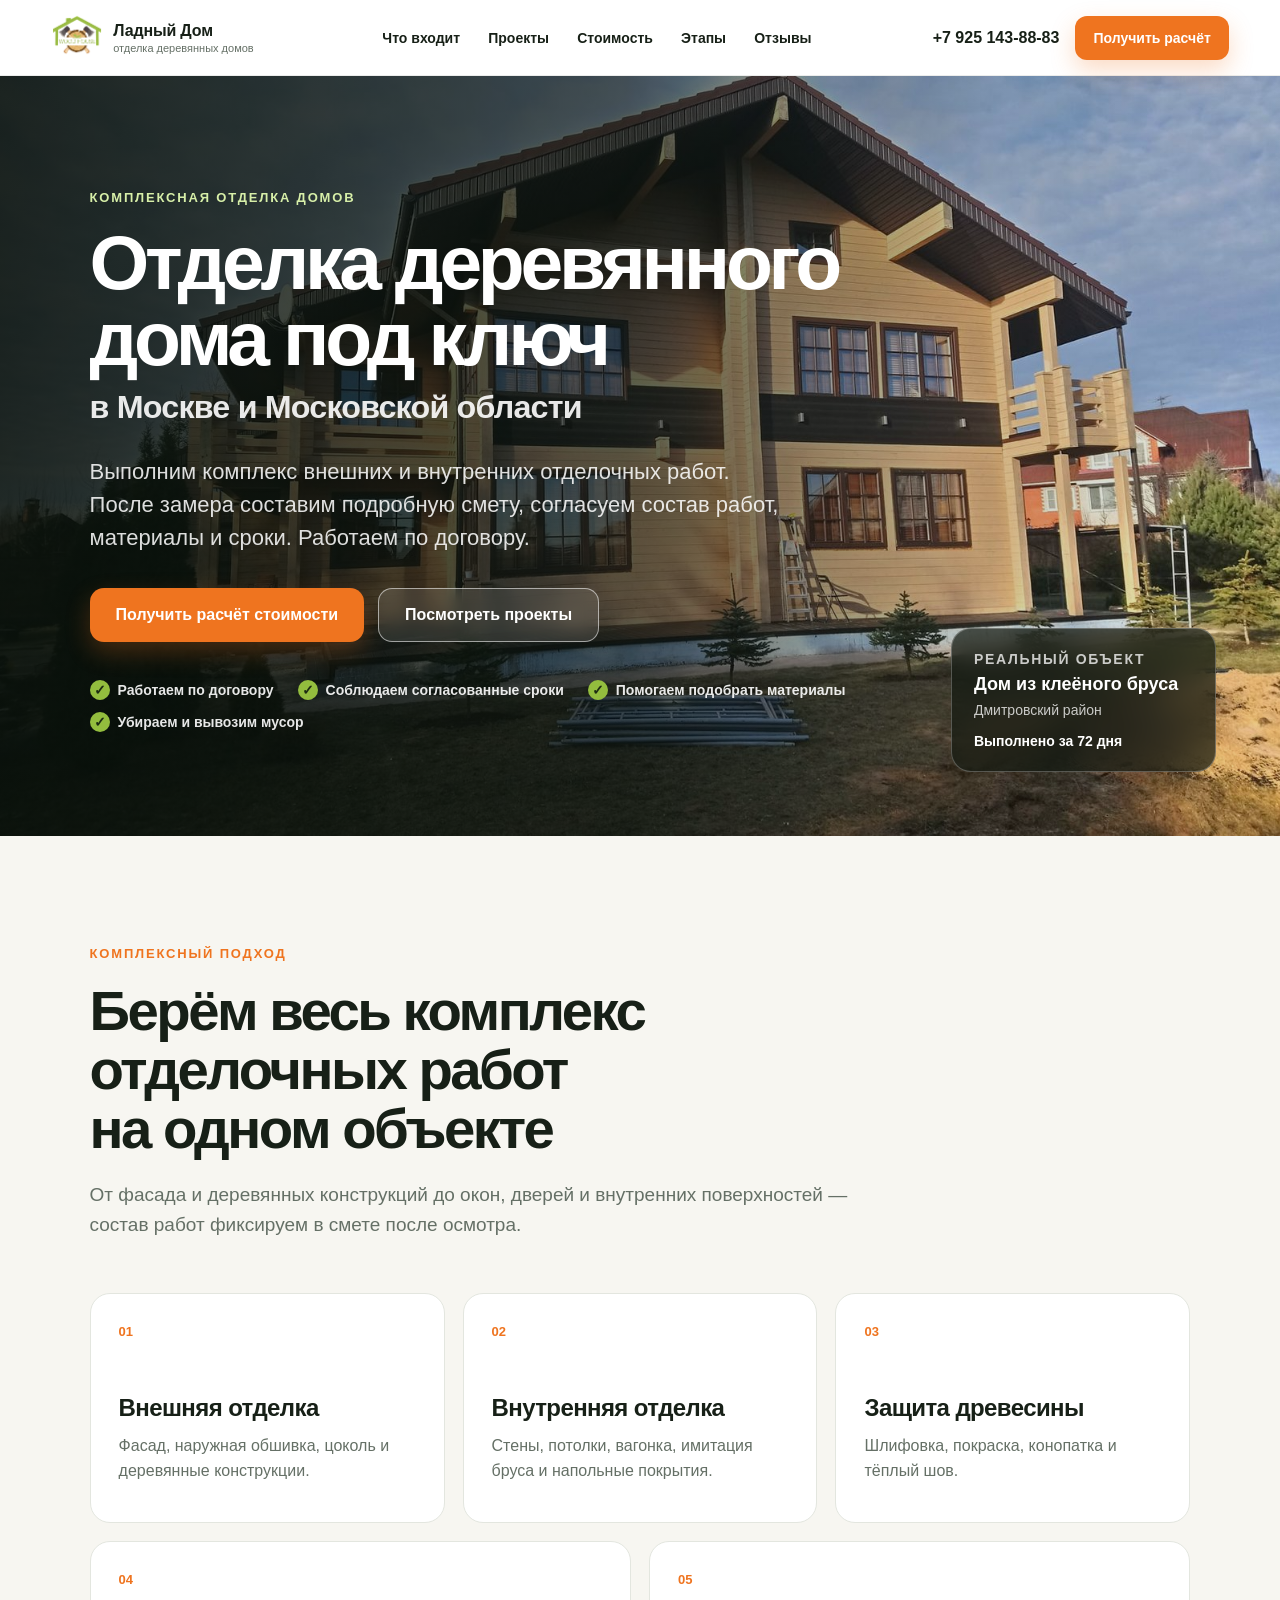
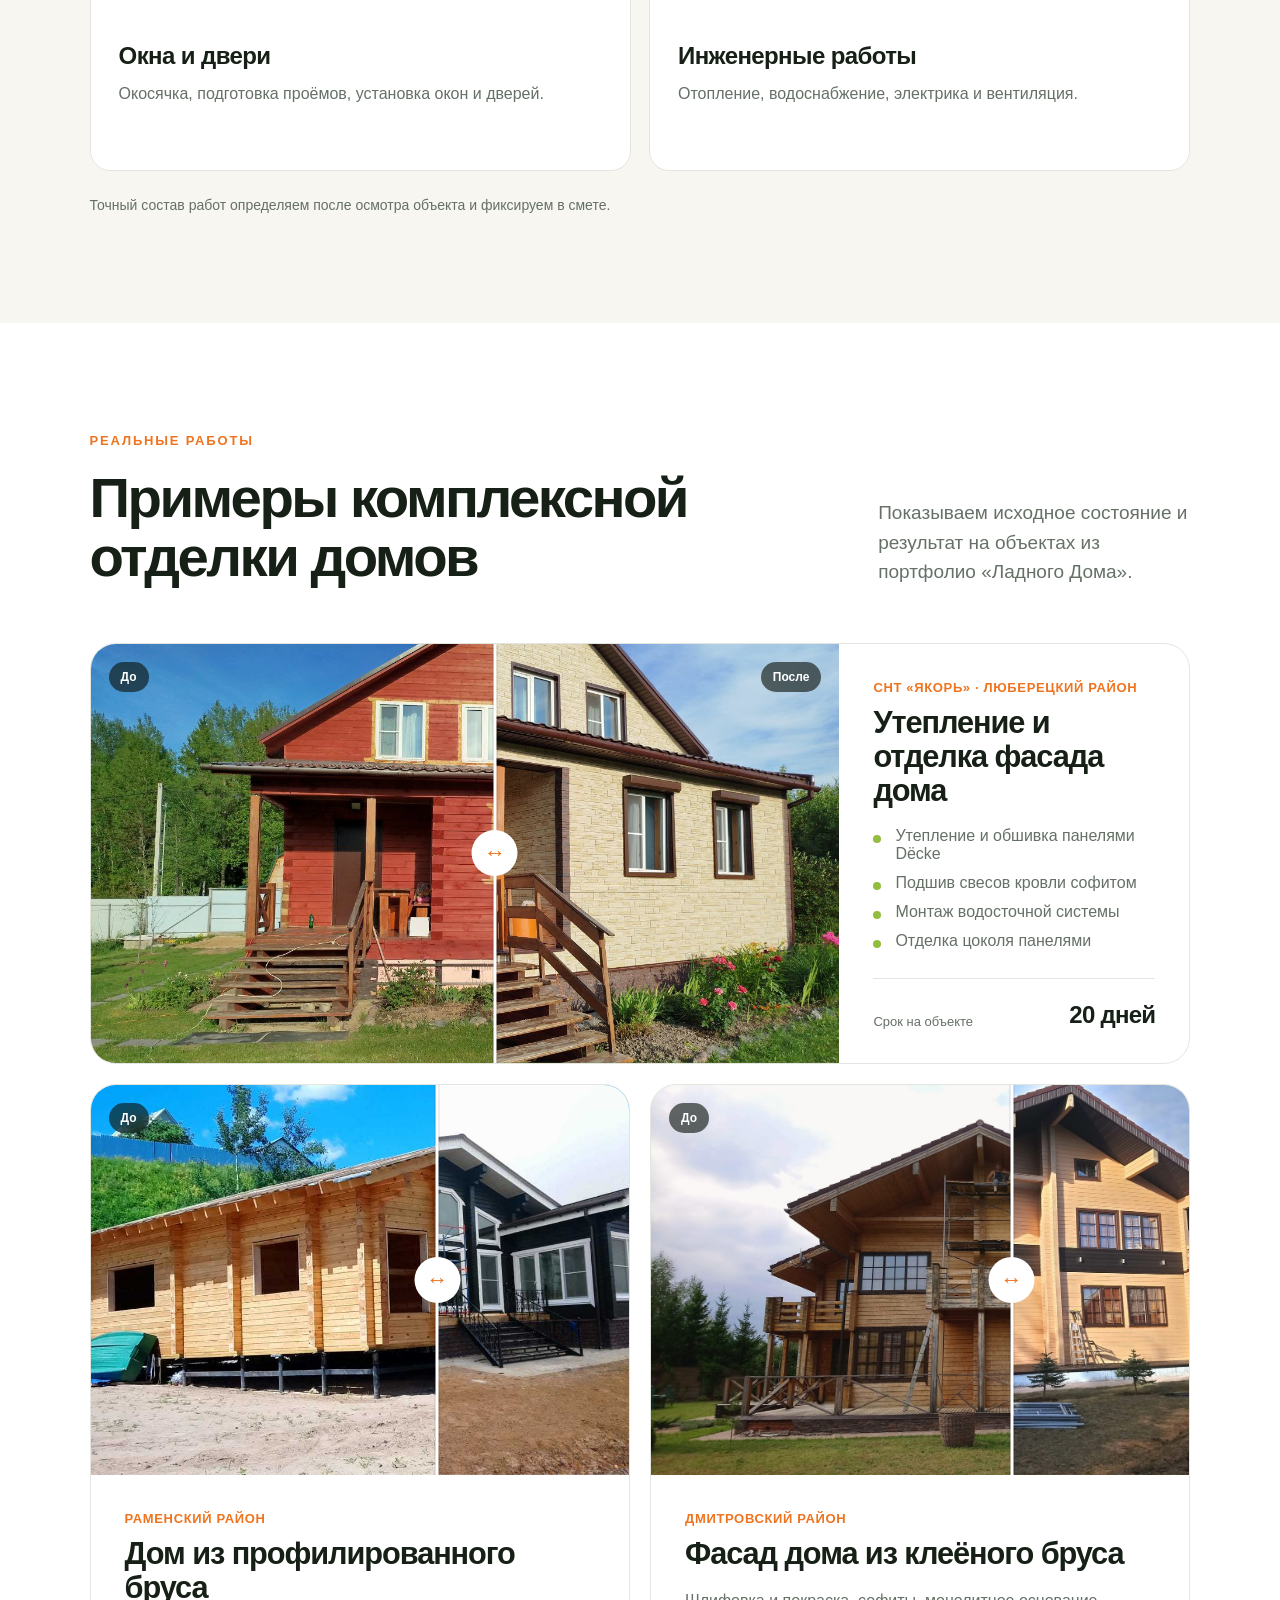
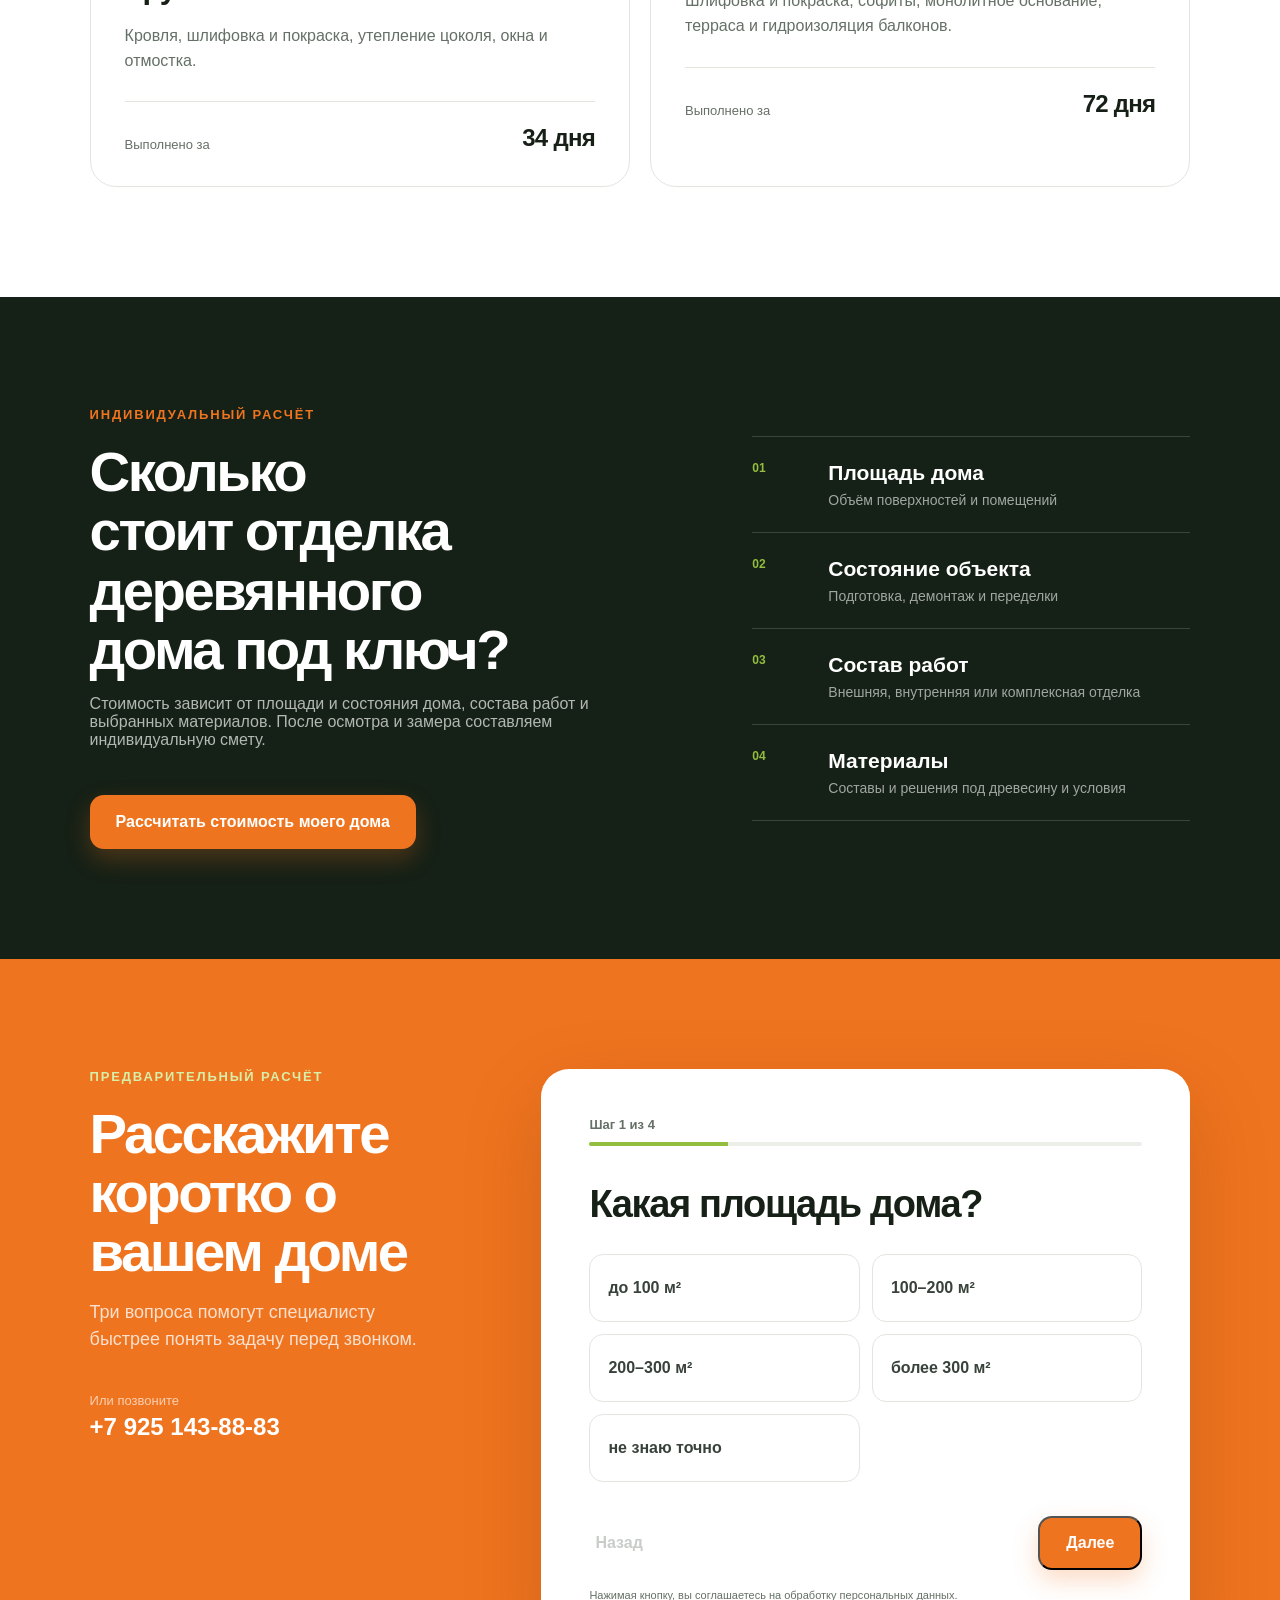
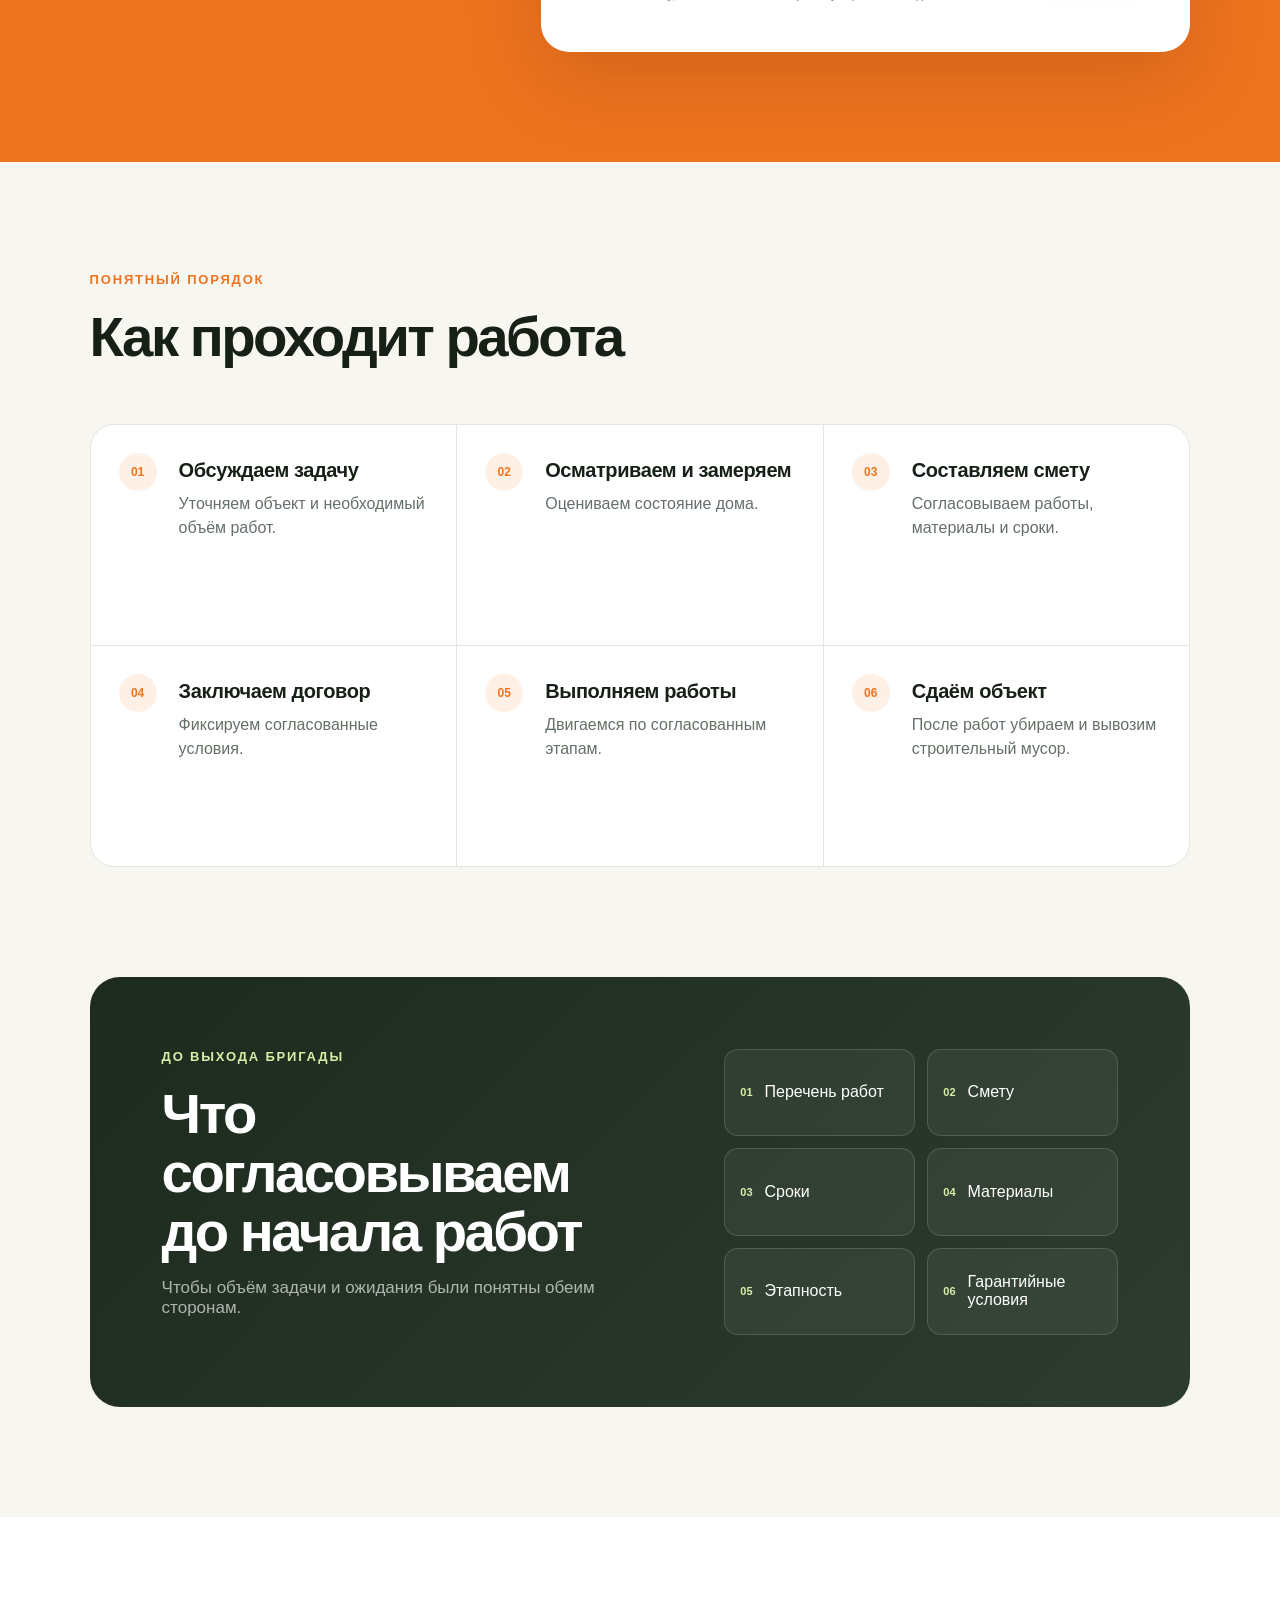
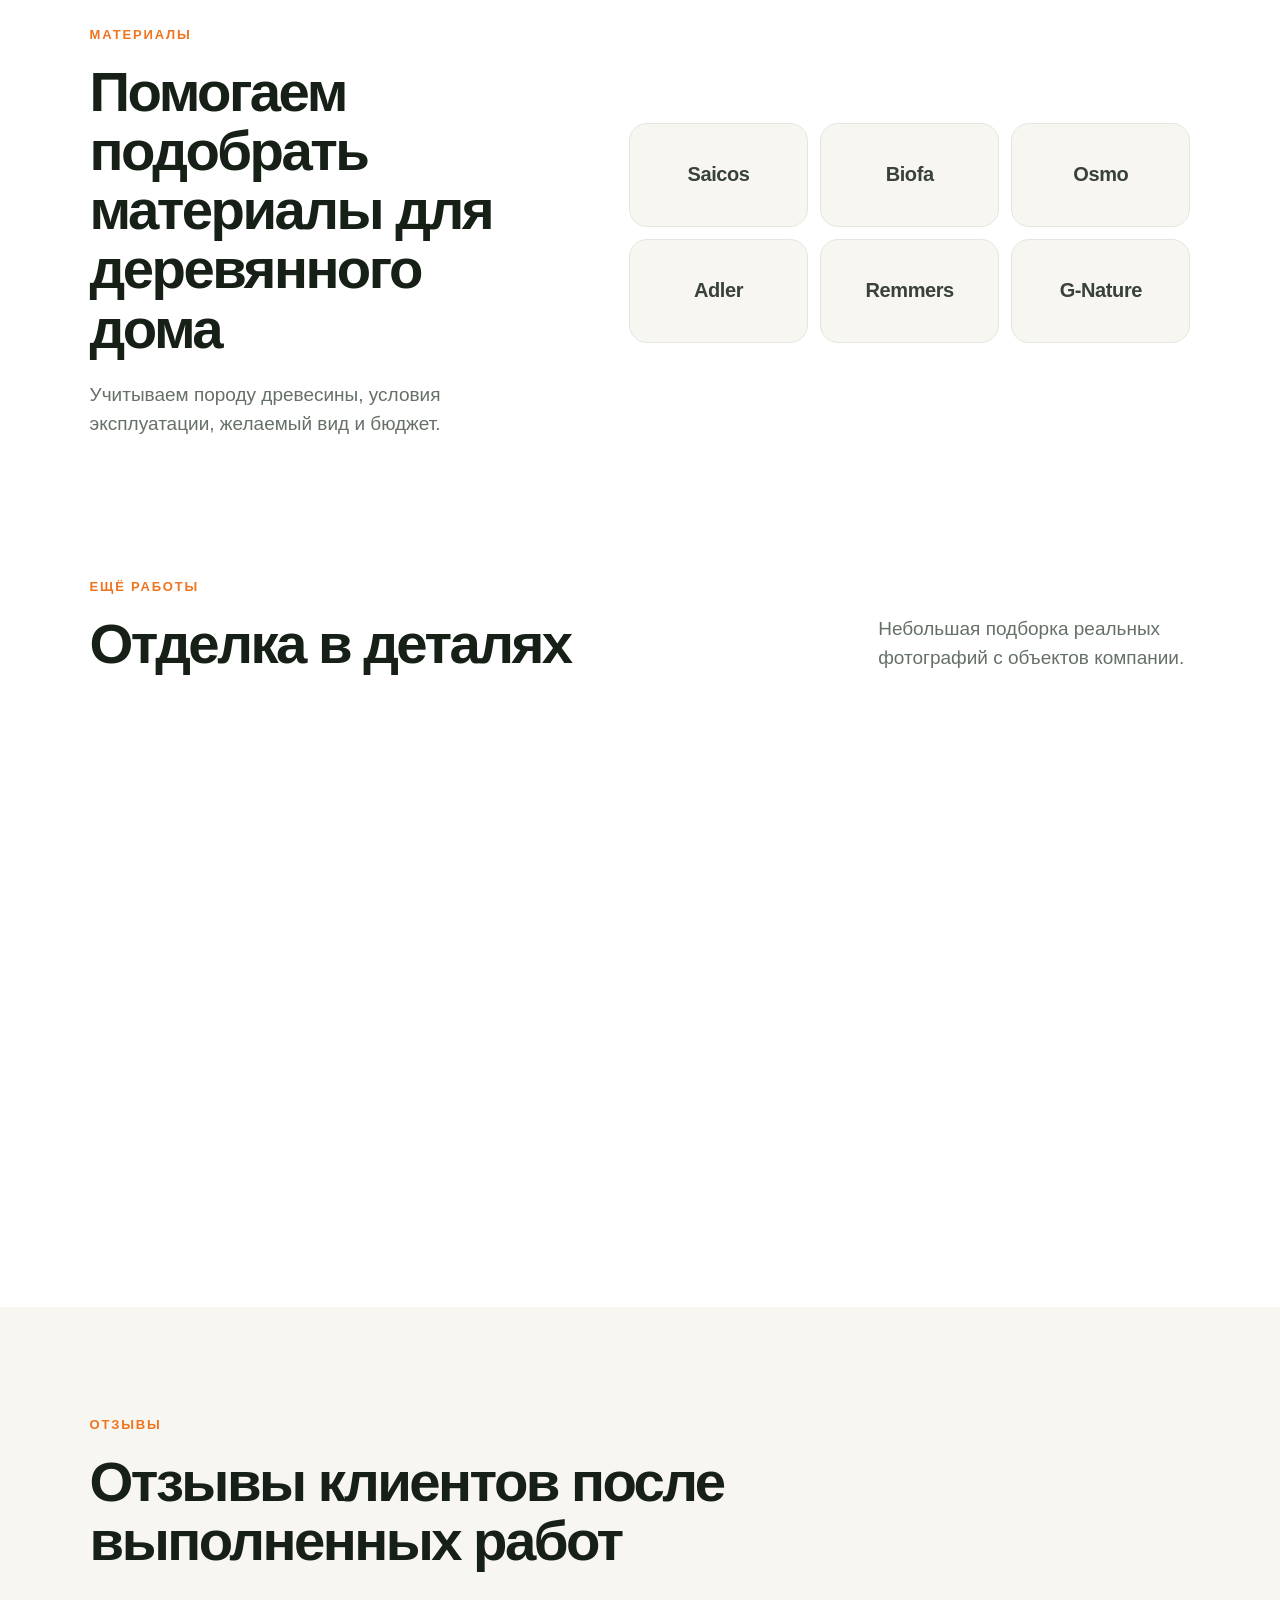
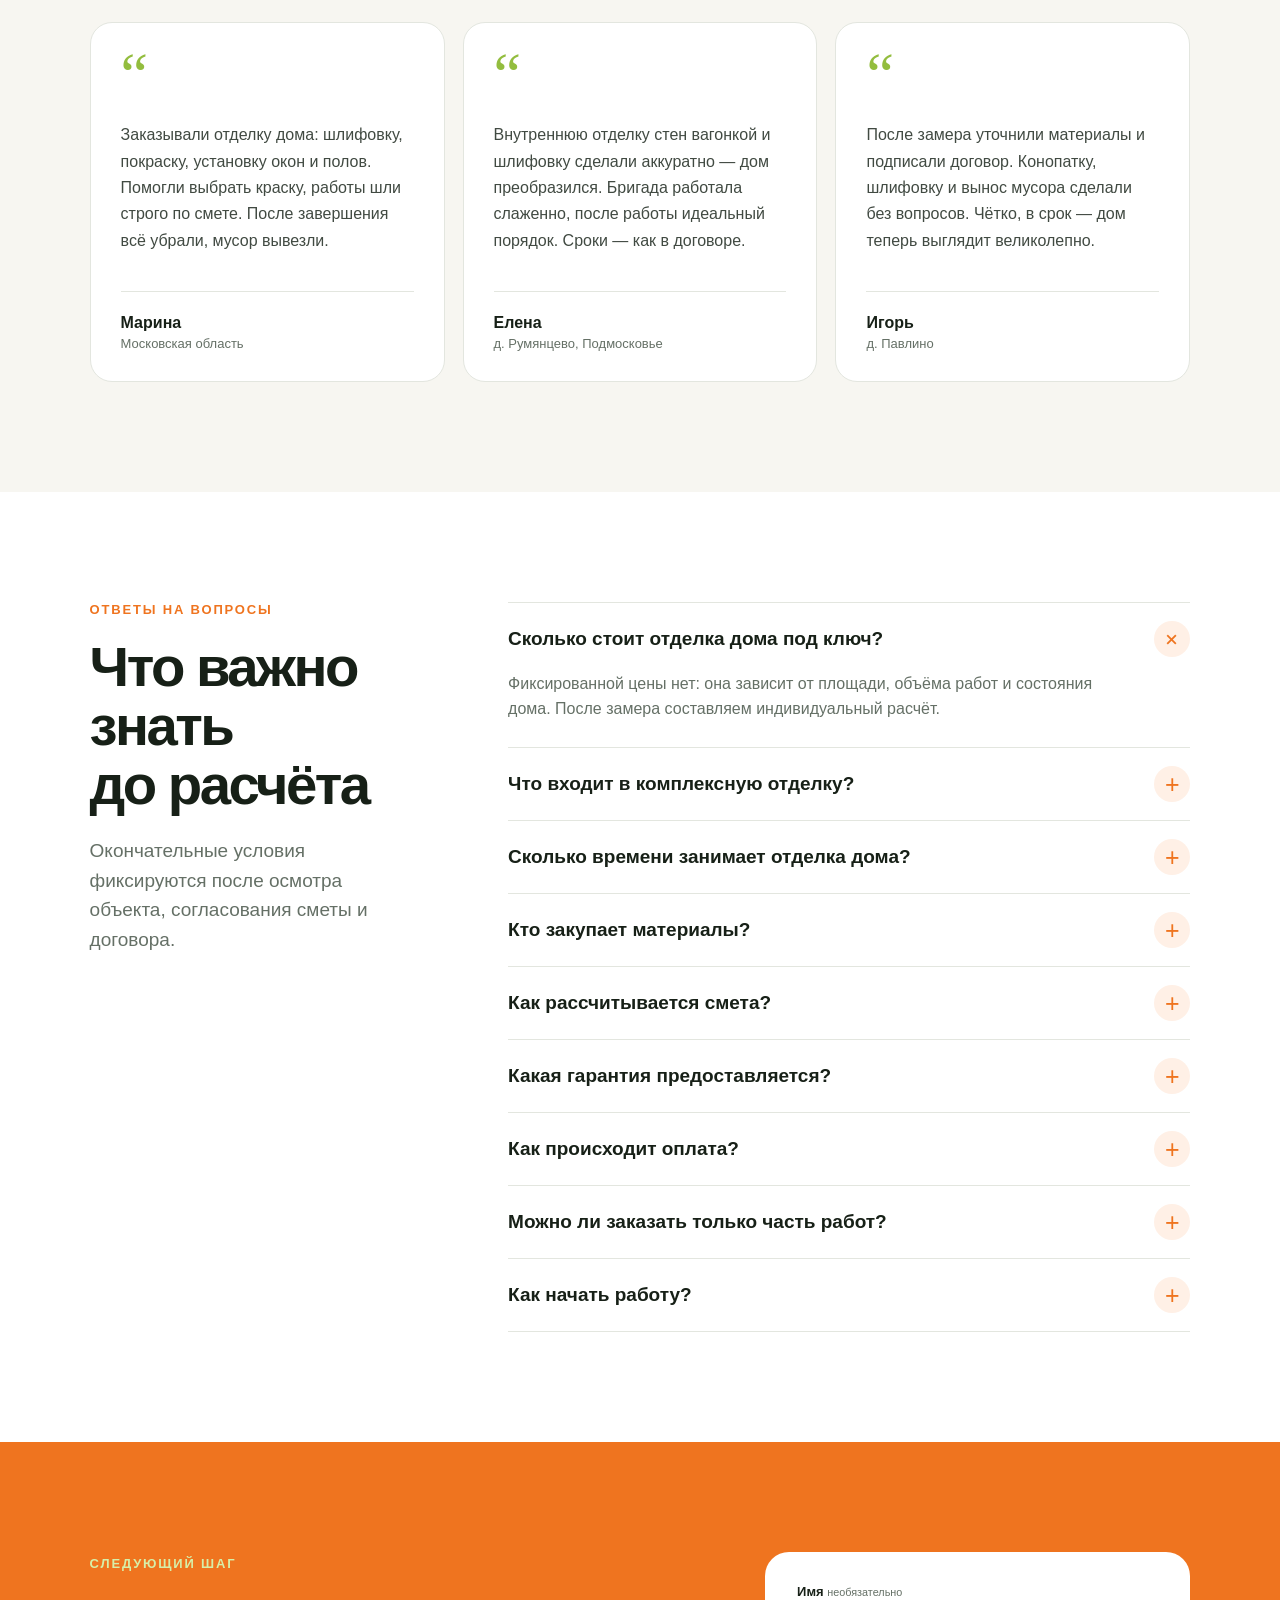
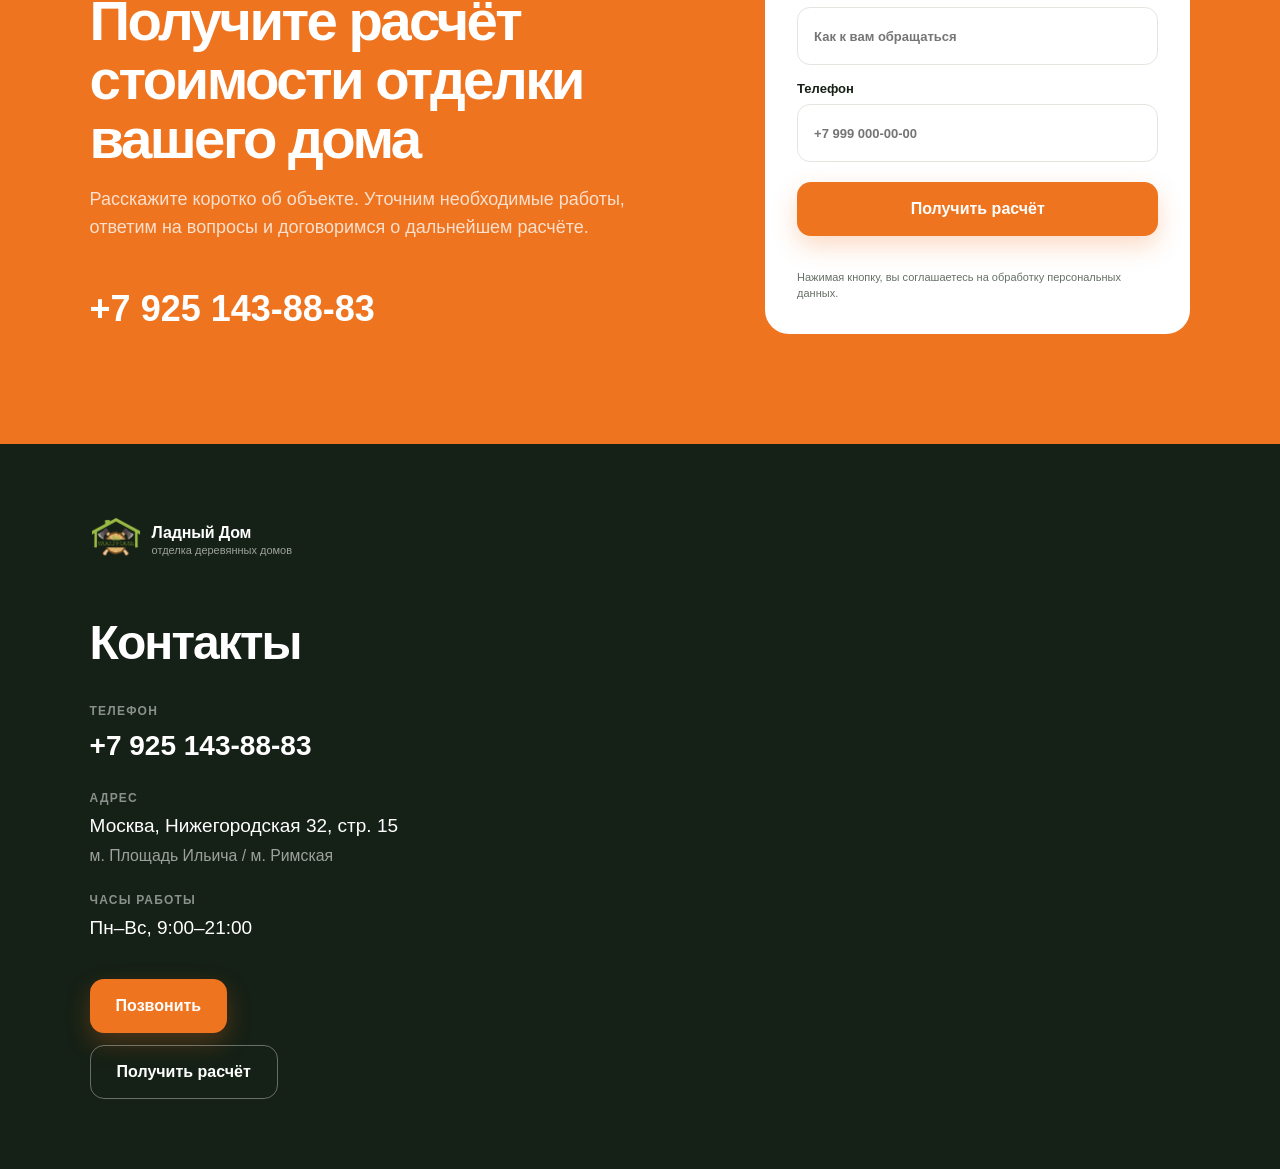
<file: index.html>
<!doctype html>
<html lang="ru">
  <head>
    <meta charset="utf-8" />
    <meta name="viewport" content="width=device-width, initial-scale=1" />
    <meta http-equiv="refresh" content="0; url=./otdelka-derevyannogo-doma-pod-klyuch/" />
    <title>Ладный Дом — отделка деревянного дома под ключ</title>
  </head>
  <body>
    <p><a href="./otdelka-derevyannogo-doma-pod-klyuch/">Открыть посадочную страницу</a></p>
  </body>
</html>
</file>
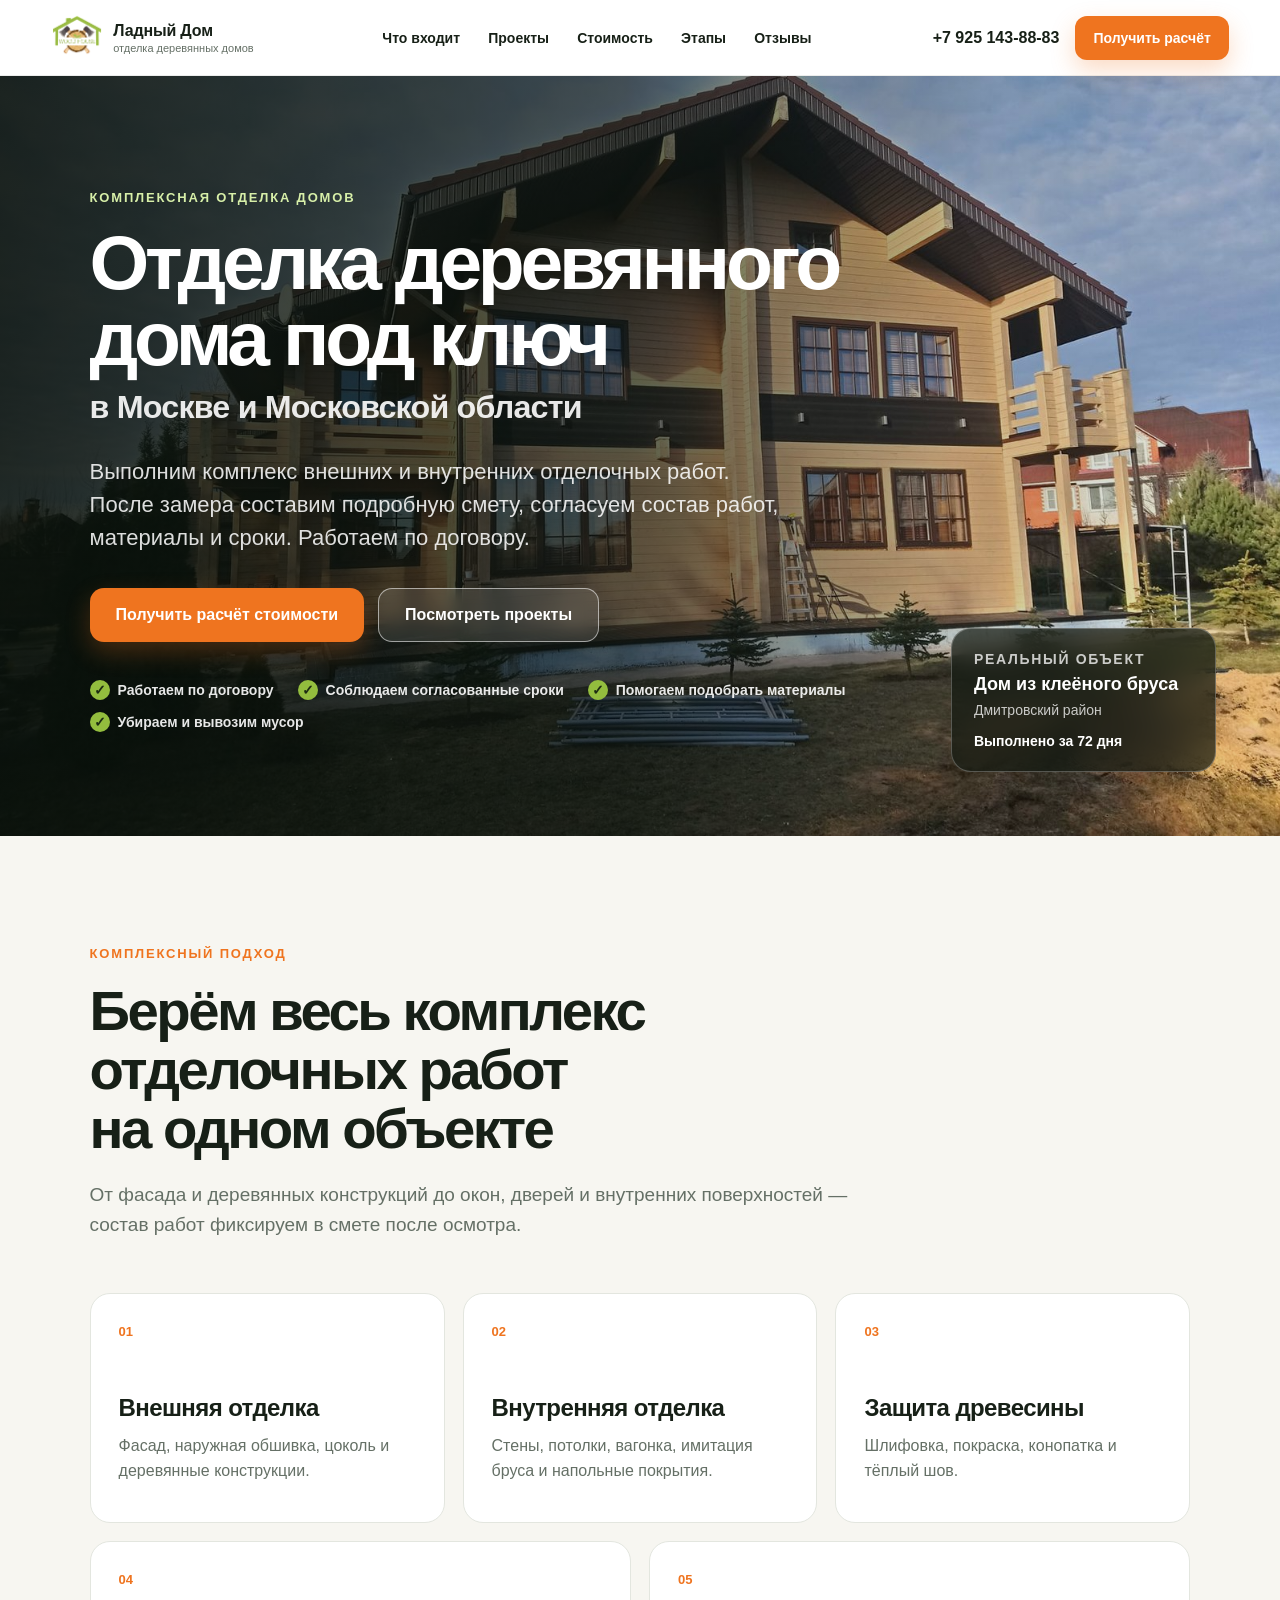
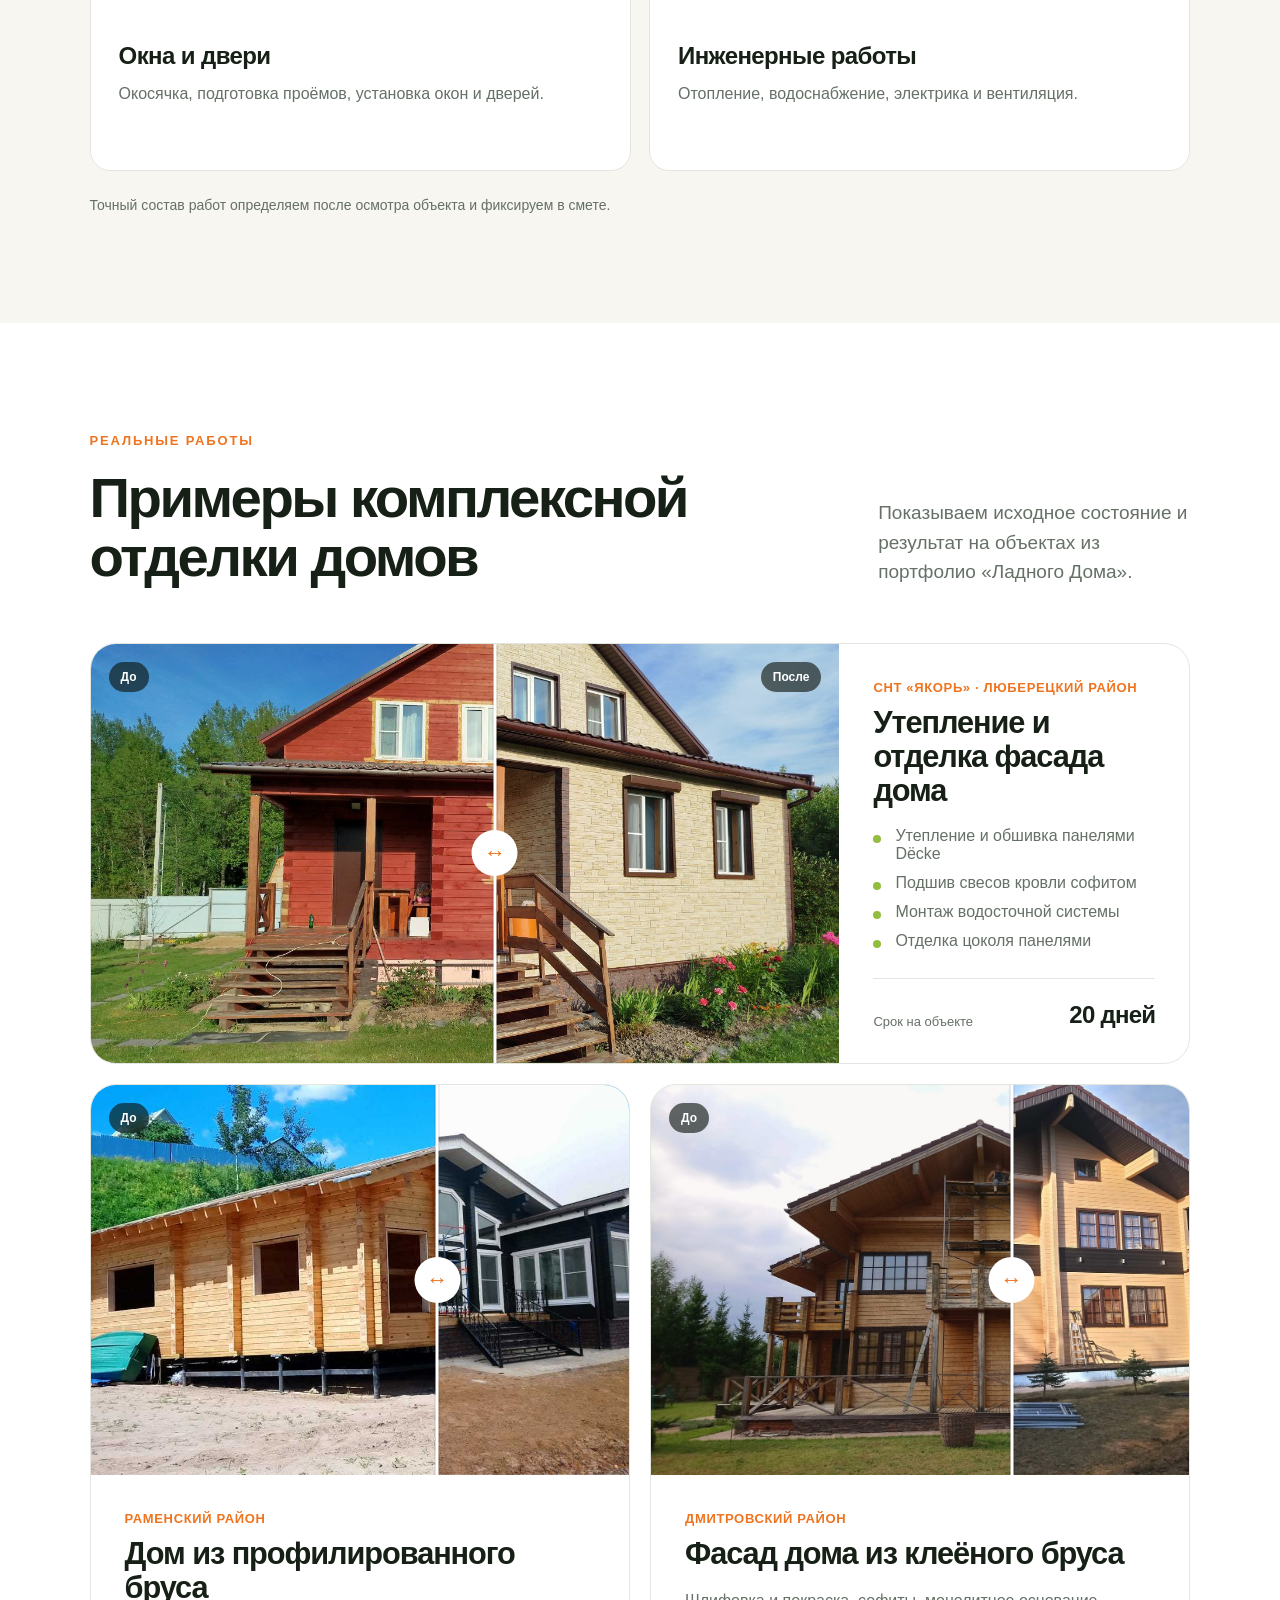
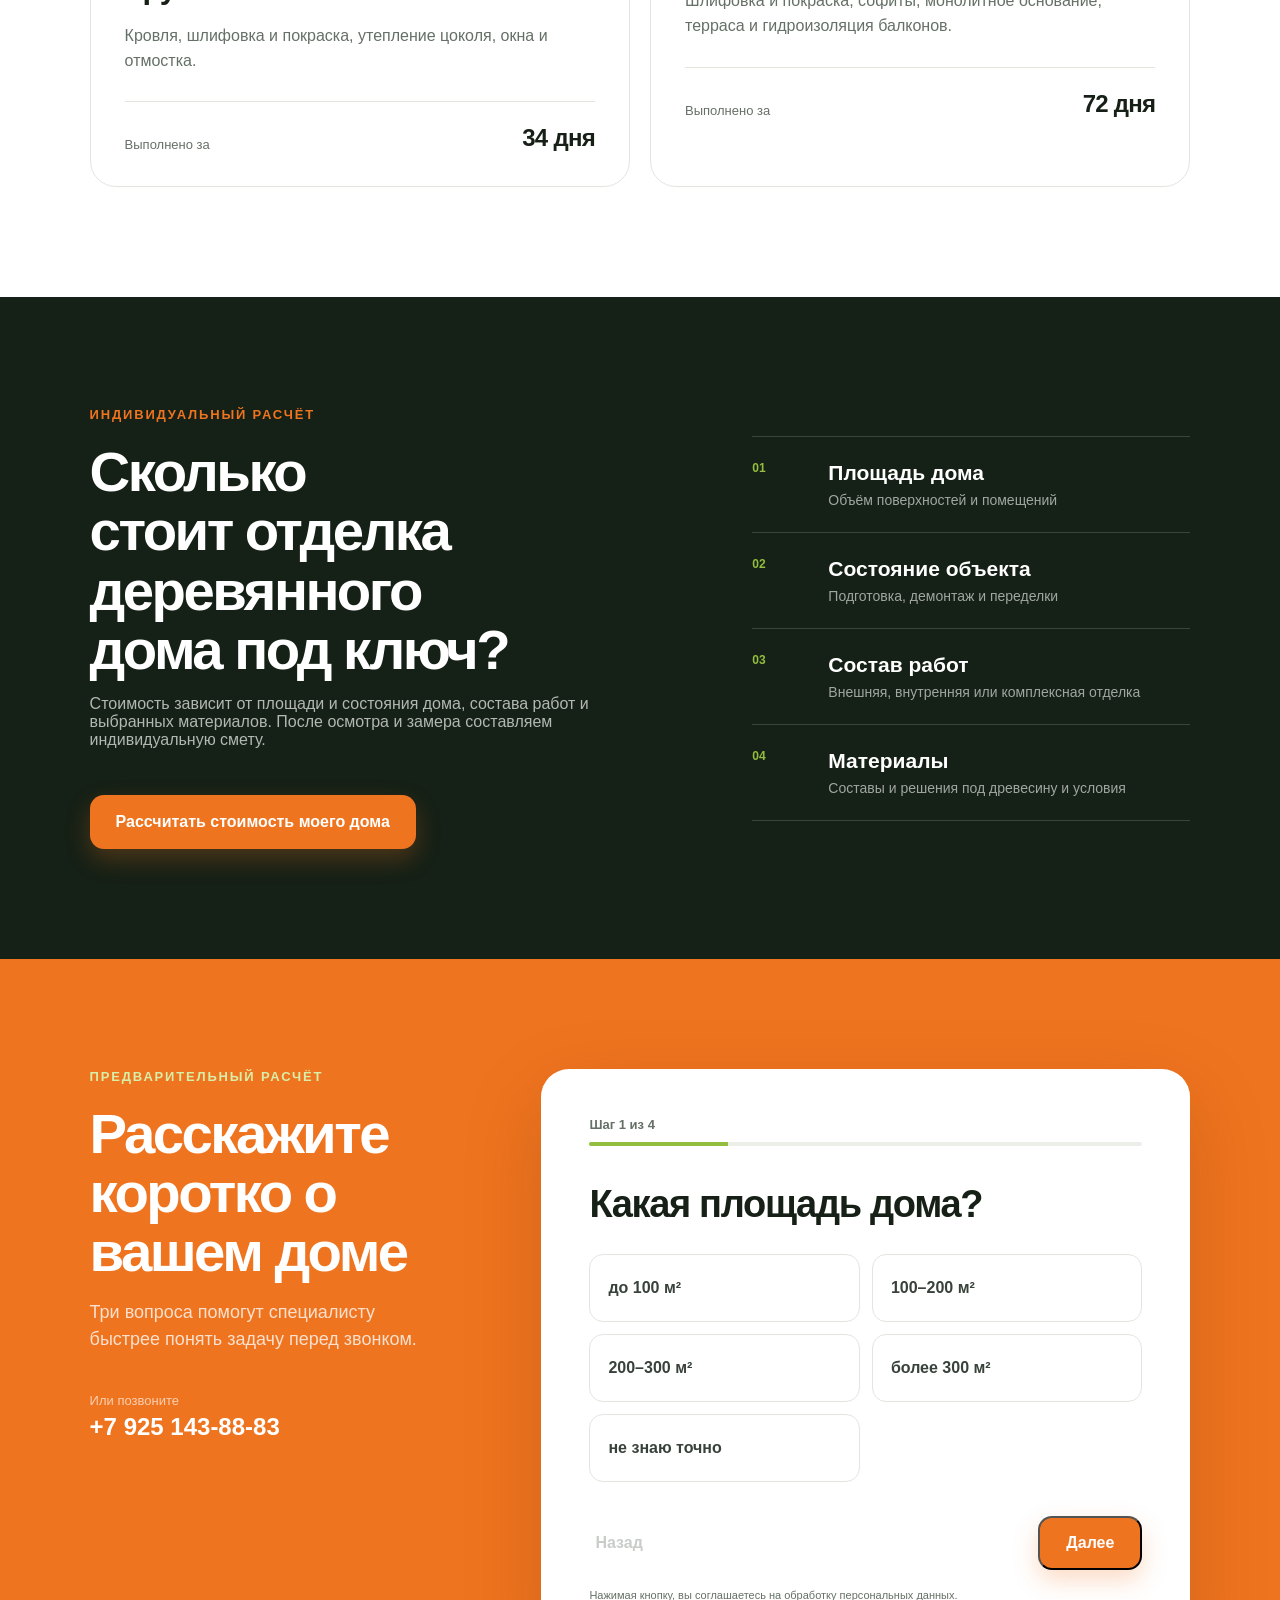
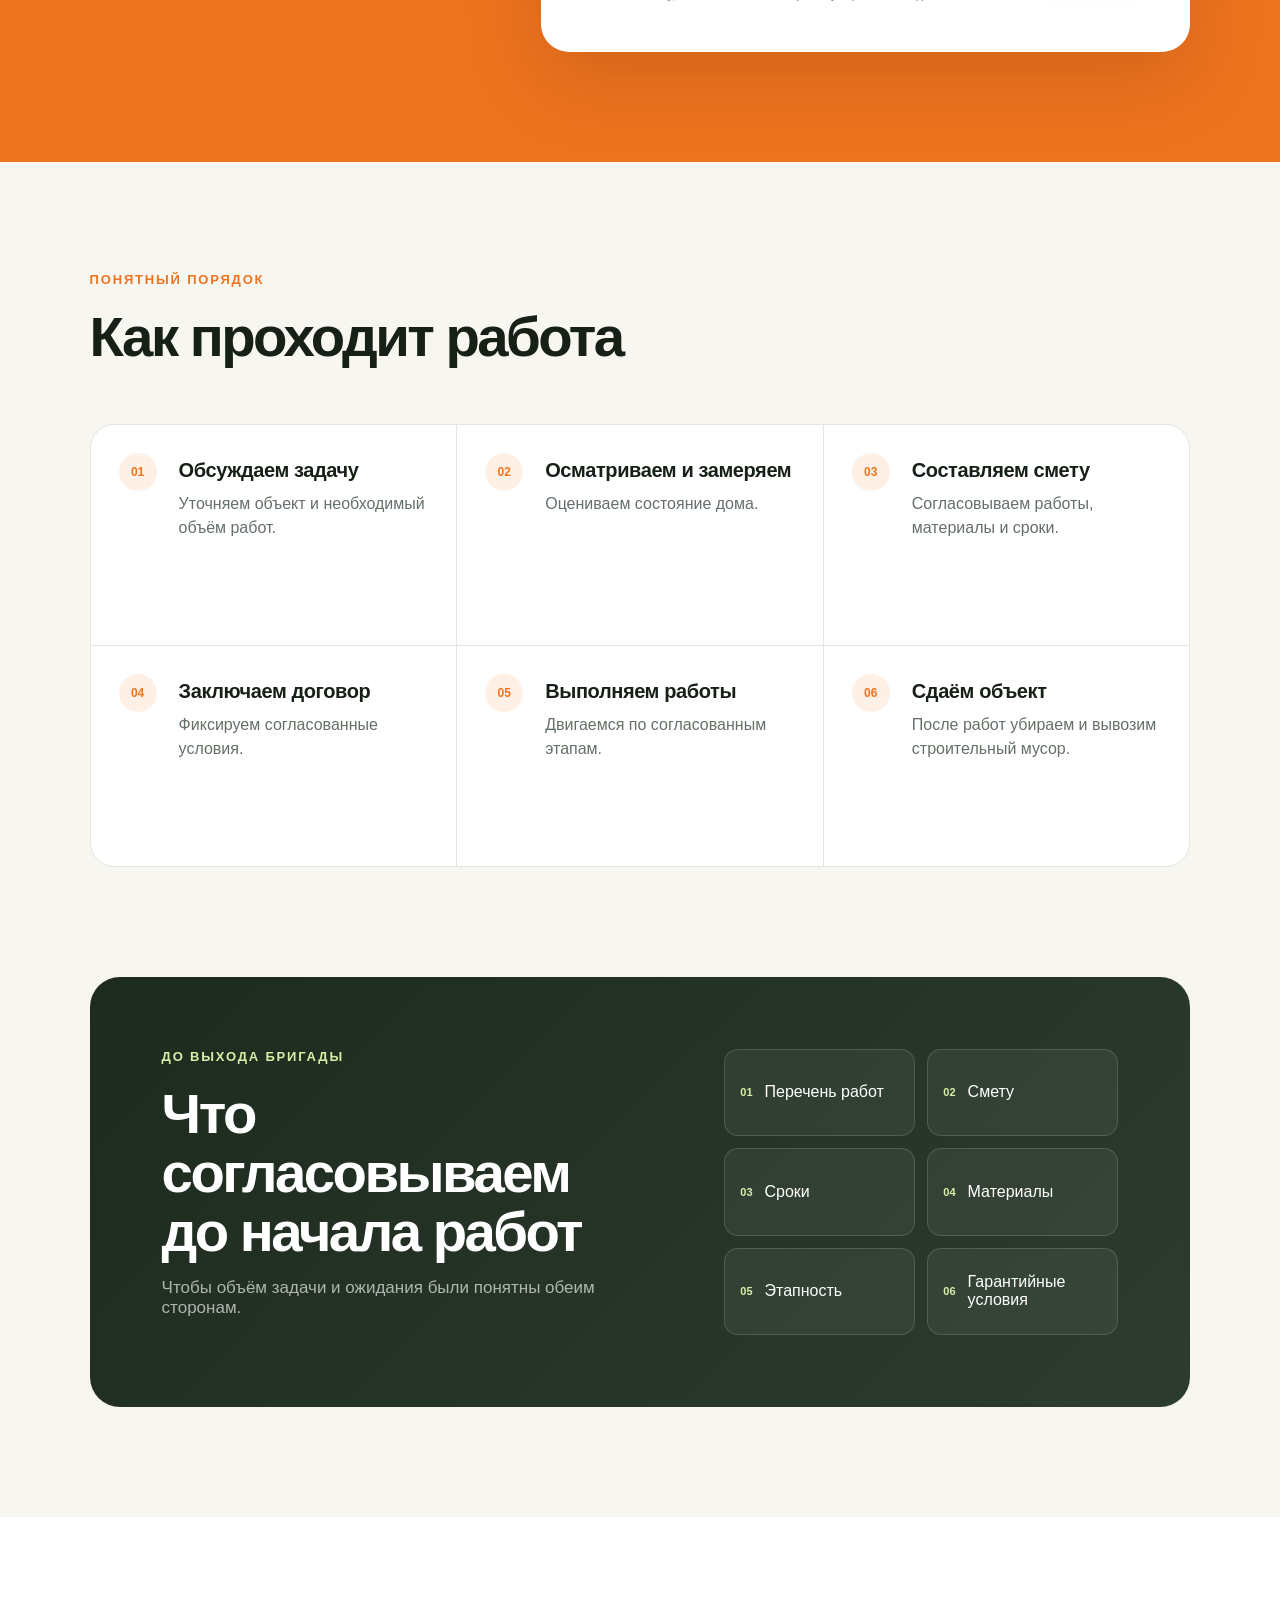
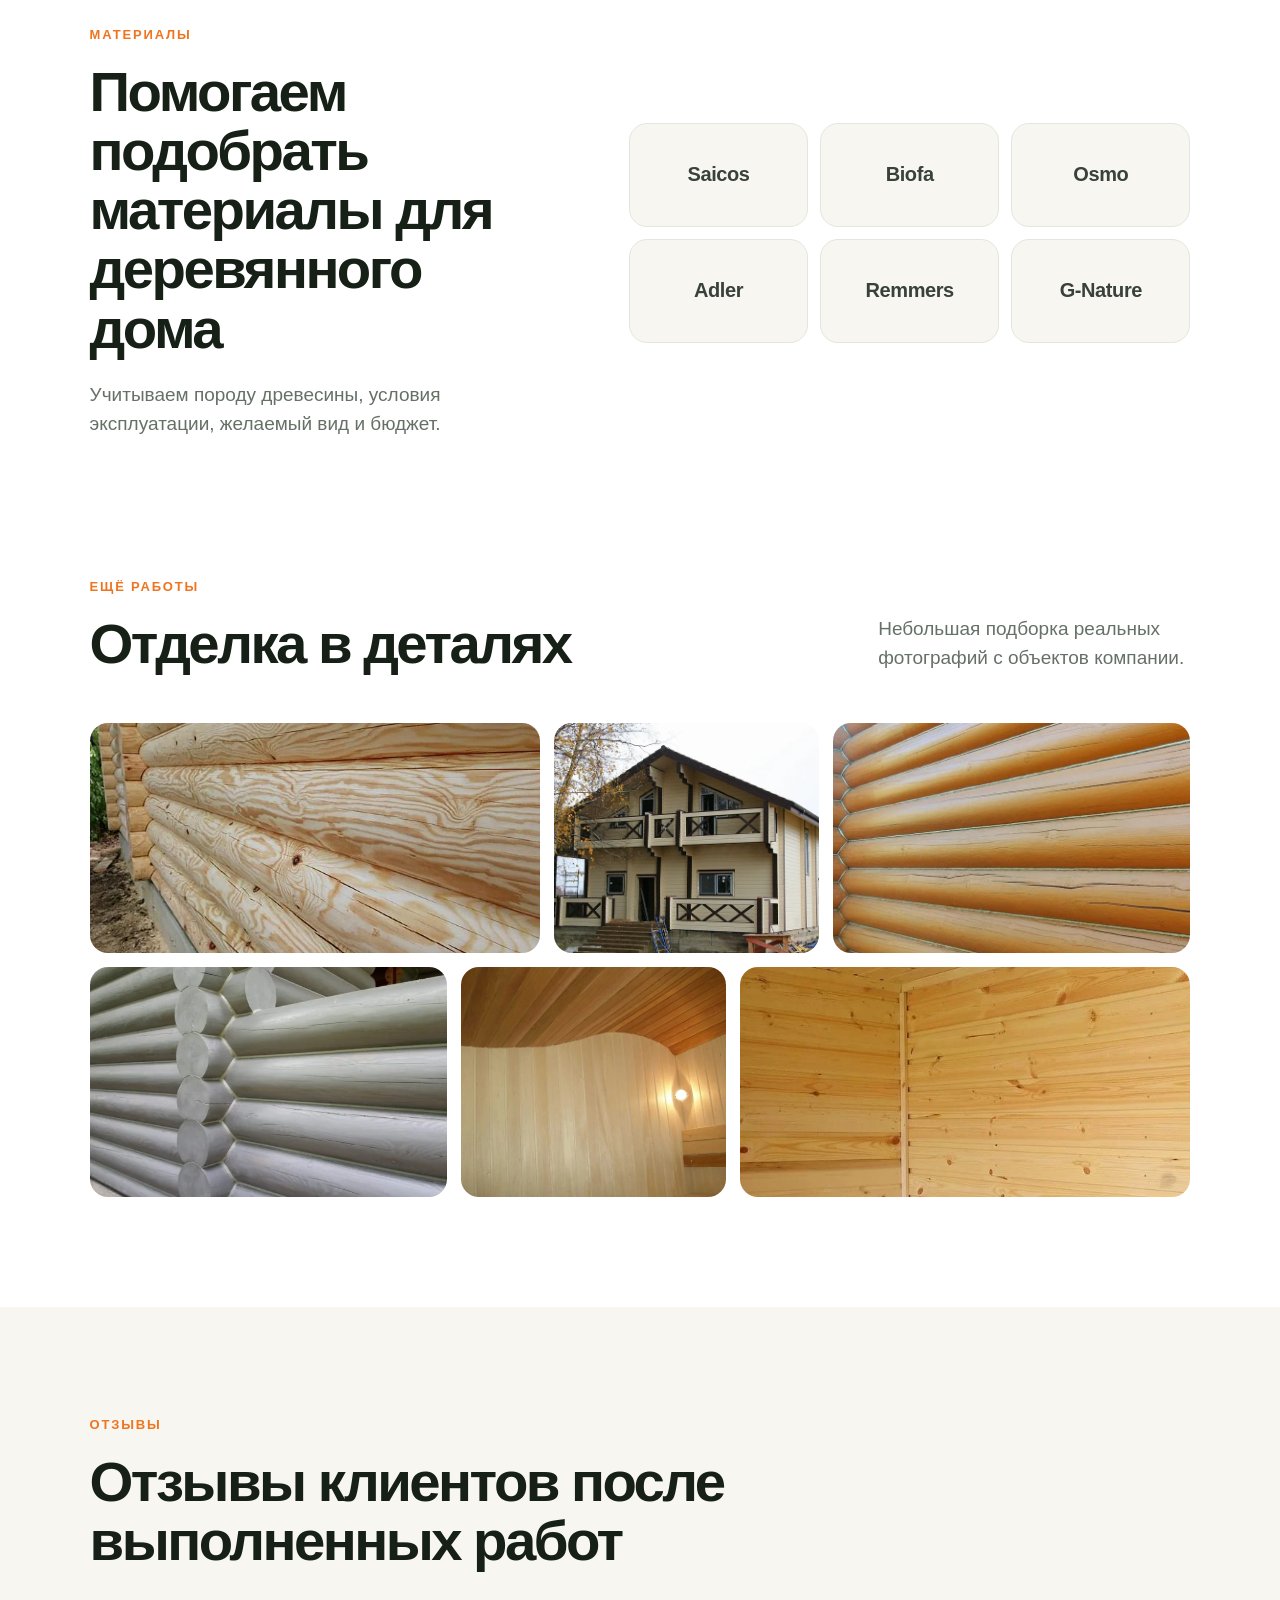
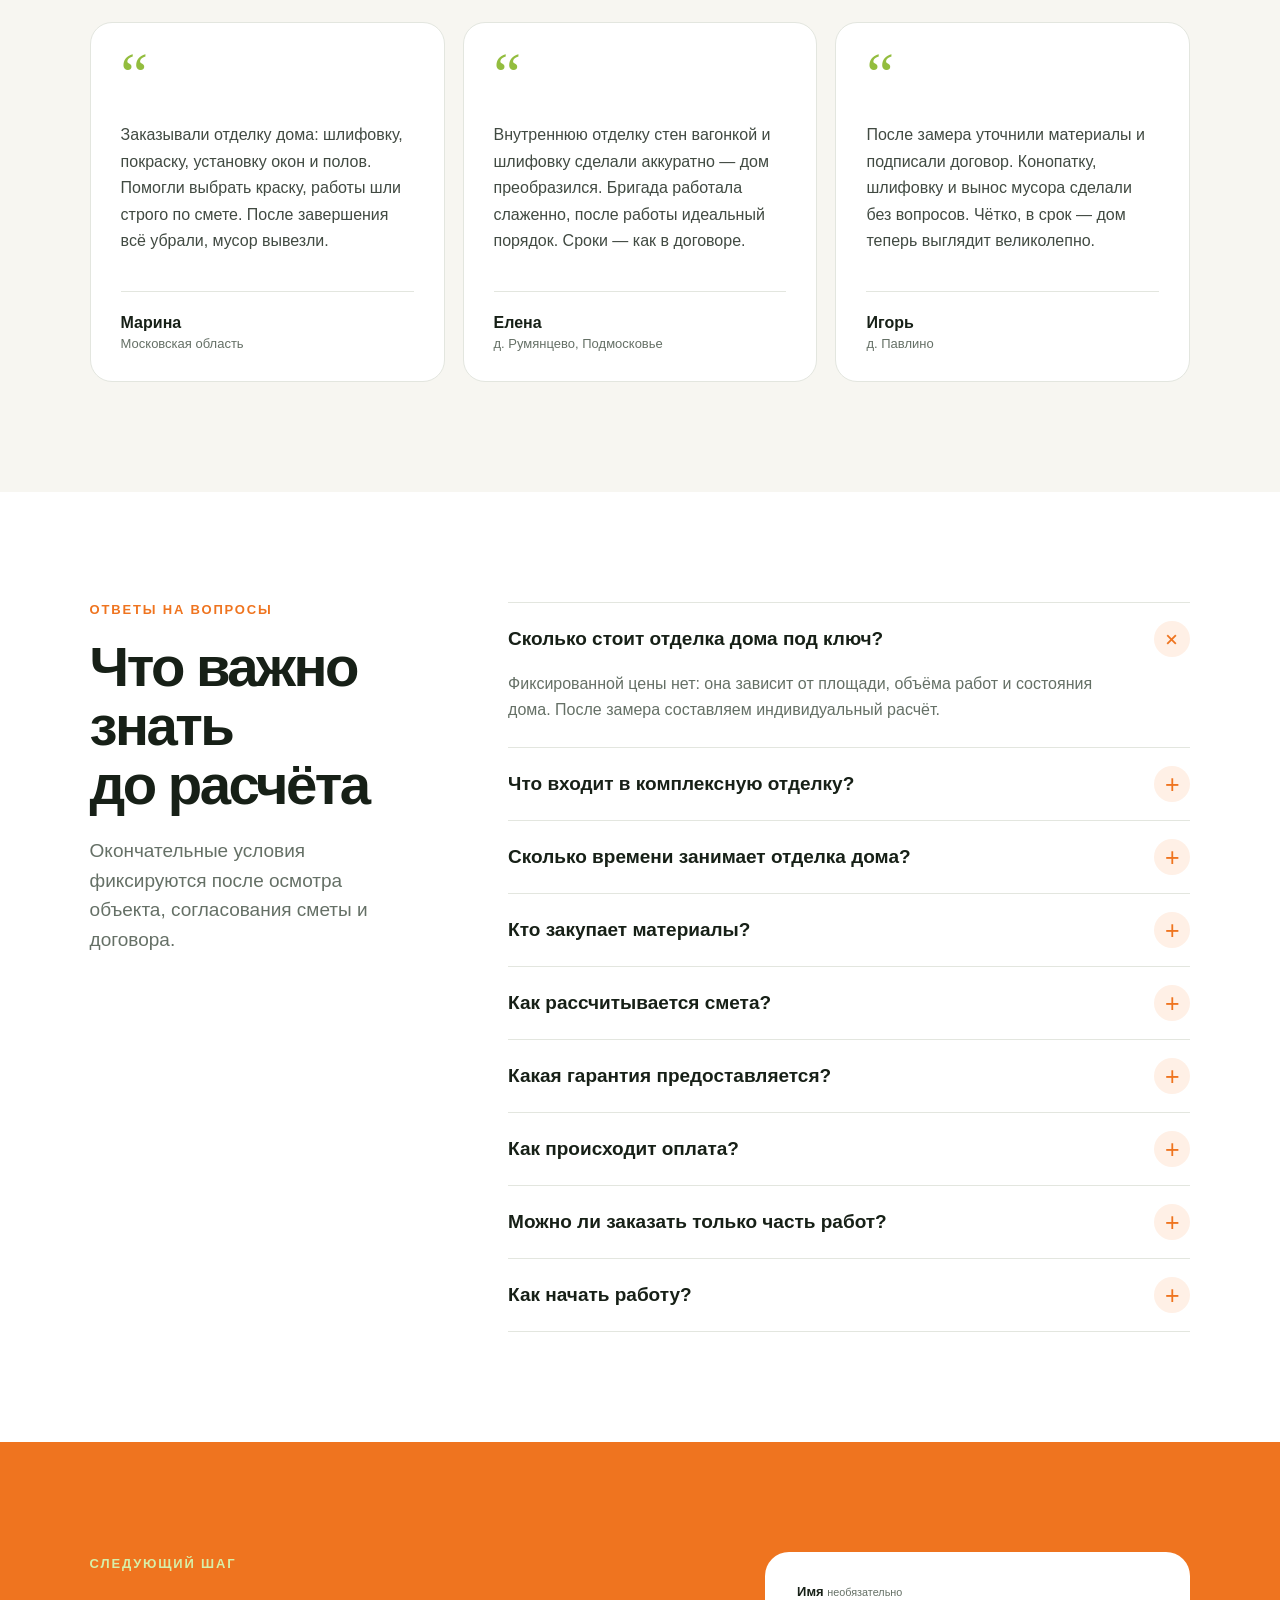
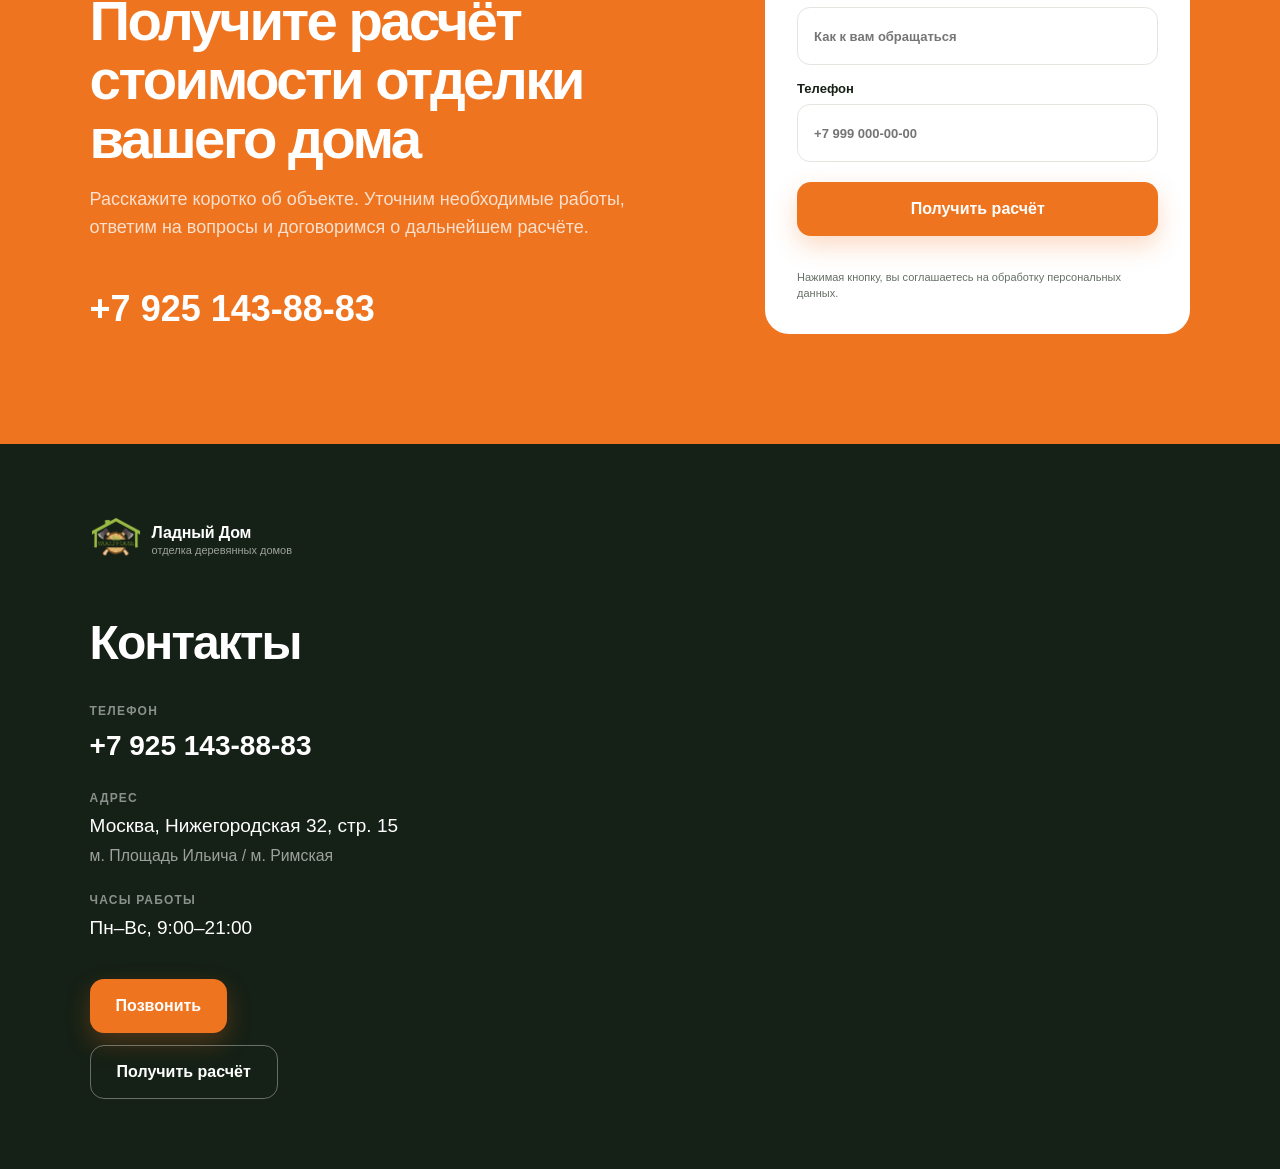
<file: otdelka-derevyannogo-doma-pod-klyuch/index.html>
<!doctype html>
<html lang="ru">
  <head>
    <meta charset="utf-8" />
    <meta name="viewport" content="width=device-width, initial-scale=1" />
    <title>Отделка деревянного дома под ключ в Москве — Ладный Дом</title>
    <meta name="description" content="Комплексная внешняя и внутренняя отделка деревянных домов в Москве и Московской области. Расчёт после осмотра и замера, работа по договору." />
    <link rel="canonical" href="https://good-wh.ru/otdelka-derevyannogo-doma-pod-klyuch/" />
    <meta property="og:type" content="website" />
    <meta property="og:title" content="Отделка деревянного дома под ключ — Ладный Дом" />
    <meta property="og:description" content="Комплексная внешняя и внутренняя отделка деревянных домов в Москве и Московской области." />
    <meta property="og:url" content="https://good-wh.ru/otdelka-derevyannogo-doma-pod-klyuch/" />
    <meta property="og:image" content="https://static.tildacdn.com/tild6631-6238-4233-a239-363030633065/4b.jpg" />
    <script type="module" crossorigin src="../assets/landing-i2aDXjOS.js"></script>
    <link rel="stylesheet" crossorigin href="../assets/landing-BfrxnHeA.css">
  </head>
  <body>
    <header class="site-header">
      <a class="brand" href="#top" aria-label="Ладный Дом — на главную">
        <img src="../assets/logo-DZKjVarM.png" alt="Логотип Ладный Дом" width="52" height="52" />
        <span><strong>Ладный Дом</strong><small>отделка деревянных домов</small></span>
      </a>
      <button class="menu-toggle" type="button" aria-expanded="false" aria-controls="main-nav"><span></span><span></span><span></span><b>Меню</b></button>
      <nav id="main-nav" aria-label="Основная навигация">
        <a href="#services">Что входит</a>
        <a href="#projects">Проекты</a>
        <a href="#cost">Стоимость</a>
        <a href="#process">Этапы</a>
        <a href="#reviews">Отзывы</a>
      </nav>
      <div class="header-actions">
        <a class="phone" href="tel:+79251438883">+7 925 143-88-83</a>
        <a class="button button-small" href="#estimate">Получить расчёт</a>
      </div>
    </header>

    <main id="top">
      <section class="hero">
        <img class="hero-image" src="../assets/dmitrov-after-FTuVirL7.jpg" alt="Завершённая отделка деревянного дома в Дмитровском районе" width="1680" height="947" />
        <div class="hero-overlay"></div>
        <div class="hero-content">
          <p class="eyebrow">Комплексная отделка домов</p>
          <h1>Отделка деревянного дома под ключ <span class="h1-location">в Москве и Московской области</span></h1>
          <p class="hero-lead">Выполним комплекс внешних и внутренних отделочных работ. После замера составим подробную смету, согласуем состав работ, материалы и сроки. Работаем по договору.</p>
          <div class="hero-actions">
            <a class="button" href="#estimate">Получить расчёт стоимости</a>
            <a class="button button-secondary" href="#projects">Посмотреть проекты</a>
          </div>
          <ul class="hero-points" aria-label="Преимущества">
            <li>Работаем по договору</li>
            <li>Соблюдаем согласованные сроки</li>
            <li>Помогаем подобрать материалы</li>
            <li>Убираем и вывозим мусор</li>
          </ul>
        </div>
        <aside class="hero-card">
          <span class="hero-card-label">Реальный объект</span>
          <strong>Дом из клеёного бруса</strong>
          <span>Дмитровский район</span>
          <span class="hero-card-time">Выполнено за 72 дня</span>
        </aside>
      </section>

      <section class="section intro" id="services">
        <div class="section-heading">
          <p class="eyebrow eyebrow-dark">Комплексный подход</p>
          <h2>Берём весь комплекс отделочных работ на одном объекте</h2>
          <p>От фасада и деревянных конструкций до окон, дверей и внутренних поверхностей — состав работ фиксируем в смете после осмотра.</p>
        </div>
        <div class="service-preview">
          <article><span>01</span><h3>Внешняя отделка</h3><p>Фасад, наружная обшивка, цоколь и деревянные конструкции.</p></article>
          <article><span>02</span><h3>Внутренняя отделка</h3><p>Стены, потолки, вагонка, имитация бруса и напольные покрытия.</p></article>
          <article><span>03</span><h3>Защита древесины</h3><p>Шлифовка, покраска, конопатка и тёплый шов.</p></article>
          <article><span>04</span><h3>Окна и двери</h3><p>Окосячка, подготовка проёмов, установка окон и дверей.</p></article>
          <article><span>05</span><h3>Инженерные работы</h3><p>Отопление, водоснабжение, электрика и вентиляция.</p></article>
        </div>
        <p class="section-note">Точный состав работ определяем после осмотра объекта и фиксируем в смете.</p>
      </section>

      <section class="section projects" id="projects">
        <div class="section-heading section-heading-row">
          <div>
            <p class="eyebrow eyebrow-dark">Реальные работы</p>
            <h2>Примеры комплексной отделки домов</h2>
          </div>
          <p>Показываем исходное состояние и результат на объектах из портфолио «Ладного Дома».</p>
        </div>

        <article class="project project-featured">
          <div class="compare" data-compare style="--position: 54%">
            <img src="../assets/yakor-before-BYNKQu4a.jpg" alt="Дом в СНТ Якорь до отделочных работ" width="1280" height="960" loading="lazy" />
            <div class="compare-after"><img src="../assets/yakor-after-CeLyG4Pr.jpg" alt="Дом в СНТ Якорь после утепления и отделки" width="1280" height="960" loading="lazy" /></div>
            <span class="compare-label compare-label-before">До</span><span class="compare-label compare-label-after">После</span>
            <div class="compare-line" aria-hidden="true"></div>
            <input type="range" min="0" max="100" value="54" aria-label="Сравнить дом до и после отделки" />
          </div>
          <div class="project-copy">
            <p class="project-location">СНТ «Якорь» · Люберецкий район</p>
            <h3>Утепление и отделка фасада дома</h3>
            <ul><li>Утепление и обшивка панелями Dёcke</li><li>Подшив свесов кровли софитом</li><li>Монтаж водосточной системы</li><li>Отделка цоколя панелями</li></ul>
            <div class="project-time"><span>Срок на объекте</span><strong>20 дней</strong></div>
          </div>
        </article>

        <div class="project-grid">
          <article class="project project-card">
            <div class="compare" data-compare style="--position: 50%">
              <img src="../assets/ramenskoye-house-before-DCGldoFg.jpeg" alt="Дом из профилированного бруса в Раменском районе до отделки" width="1280" height="722" loading="lazy" />
              <div class="compare-after"><img src="../assets/ramenskoye-house-after-DLQiIxxx.jpeg" alt="Дом из профилированного бруса в Раменском районе после отделки" width="1280" height="722" loading="lazy" /></div>
              <span class="compare-label compare-label-before">До</span><span class="compare-label compare-label-after">После</span><div class="compare-line" aria-hidden="true"></div>
              <input type="range" min="0" max="100" value="50" aria-label="Сравнить дом в Раменском районе до и после" />
            </div>
            <div class="project-copy"><p class="project-location">Раменский район</p><h3>Дом из профилированного бруса</h3><p>Кровля, шлифовка и покраска, утепление цоколя, окна и отмостка.</p><div class="project-time"><span>Выполнено за</span><strong>34 дня</strong></div></div>
          </article>
          <article class="project project-card">
            <div class="compare" data-compare style="--position: 52%">
              <img src="../assets/dmitrov-before-365dXSn2.jpg" alt="Дом из клеёного бруса в Дмитровском районе до отделки фасада" width="1680" height="947" loading="lazy" />
              <div class="compare-after"><img src="../assets/dmitrov-after-FTuVirL7.jpg" alt="Дом из клеёного бруса в Дмитровском районе после отделки фасада" width="1680" height="947" loading="lazy" /></div>
              <span class="compare-label compare-label-before">До</span><span class="compare-label compare-label-after">После</span><div class="compare-line" aria-hidden="true"></div>
              <input type="range" min="0" max="100" value="52" aria-label="Сравнить дом в Дмитровском районе до и после" />
            </div>
            <div class="project-copy"><p class="project-location">Дмитровский район</p><h3>Фасад дома из клеёного бруса</h3><p>Шлифовка и покраска, софиты, монолитное основание, терраса и гидроизоляция балконов.</p><div class="project-time"><span>Выполнено за</span><strong>72 дня</strong></div></div>
          </article>
        </div>
      </section>

      <section class="section cost" id="cost">
        <div class="cost-layout">
          <div class="section-heading">
            <p class="eyebrow eyebrow-dark">Индивидуальный расчёт</p>
            <h2>Сколько стоит отделка деревянного дома под ключ?</h2>
            <p>Стоимость зависит от площади и состояния дома, состава работ и выбранных материалов. После осмотра и замера составляем индивидуальную смету.</p>
            <a class="button" href="#estimate">Рассчитать стоимость моего дома</a>
          </div>
          <ol class="cost-factors">
            <li><span>01</span><div><strong>Площадь дома</strong><small>Объём поверхностей и помещений</small></div></li>
            <li><span>02</span><div><strong>Состояние объекта</strong><small>Подготовка, демонтаж и переделки</small></div></li>
            <li><span>03</span><div><strong>Состав работ</strong><small>Внешняя, внутренняя или комплексная отделка</small></div></li>
            <li><span>04</span><div><strong>Материалы</strong><small>Составы и решения под древесину и условия</small></div></li>
          </ol>
        </div>
      </section>

      <section class="section quiz-section" id="estimate">
        <div class="quiz-intro"><p class="eyebrow">Предварительный расчёт</p><h2>Расскажите коротко о вашем доме</h2><p>Три вопроса помогут специалисту быстрее понять задачу перед звонком.</p><div class="quiz-contact"><span>Или позвоните</span><a href="tel:+79251438883">+7 925 143-88-83</a></div></div>
        <form class="quiz" data-lead-form data-quiz action="https://forms.tildacdn.com/procces/" method="post" novalidate>
          <input type="hidden" name="formservices[]" value="4d12b15dd16149fb5ef5d955baba990c" />
          <input type="hidden" name="formservices[]" value="808b5cb28b1eacd56fd61f59783f0350" />
          <input type="hidden" name="formservices[]" value="c837ebf51d14a31fe0b476e0fe72e3a0" />
          <input type="hidden" name="formservices[]" value="bbb79c4b32662726eaadf4de7cd15365" />
          <input type="hidden" name="formservices[]" value="07c5323193168197d5bc83bb7ebd865f" />
          <input type="hidden" name="tildaspec-formname" value="Расчёт отделки деревянного дома" />
          <div class="quiz-progress"><span data-quiz-status>Шаг 1 из 4</span><div><i></i></div></div>
          <fieldset class="quiz-step is-active" data-step="1"><legend>Какая площадь дома?</legend><div class="choice-grid"><label><input type="radio" name="Площадь дома" value="до 100 м²" required /><span>до 100 м²</span></label><label><input type="radio" name="Площадь дома" value="100–200 м²" /><span>100–200 м²</span></label><label><input type="radio" name="Площадь дома" value="200–300 м²" /><span>200–300 м²</span></label><label><input type="radio" name="Площадь дома" value="более 300 м²" /><span>более 300 м²</span></label><label><input type="radio" name="Площадь дома" value="не знаю точно" /><span>не знаю точно</span></label></div></fieldset>
          <fieldset class="quiz-step" data-step="2"><legend>В каком состоянии сейчас дом?</legend><div class="choice-grid"><label><input type="radio" name="Состояние дома" value="требуется полная отделка" required /><span>Требуется полная отделка</span></label><label><input type="radio" name="Состояние дома" value="часть работ уже выполнена" /><span>Часть работ уже выполнена</span></label><label><input type="radio" name="Состояние дома" value="требуется переделка / обновление" /><span>Требуется переделка / обновление</span></label><label><input type="radio" name="Состояние дома" value="нужна консультация" /><span>Нужна консультация</span></label></div></fieldset>
          <fieldset class="quiz-step" data-step="3"><legend>Что требуется?</legend><div class="choice-grid"><label><input type="radio" name="Состав работ" value="комплексная отделка под ключ" required /><span>Комплексная отделка под ключ</span></label><label><input type="radio" name="Состав работ" value="внешняя отделка" /><span>Внешняя отделка</span></label><label><input type="radio" name="Состав работ" value="внутренняя отделка" /><span>Внутренняя отделка</span></label><label><input type="radio" name="Состав работ" value="хочу обсудить варианты" /><span>Хочу обсудить варианты</span></label></div></fieldset>
          <fieldset class="quiz-step" data-step="4"><legend>Куда отправить предварительный расчёт?</legend><p class="form-note">Оставьте телефон — уточним детали и договоримся о дальнейшем расчёте.</p><div class="field-grid"><label><span>Имя <small>необязательно</small></span><input type="text" name="Name" autocomplete="name" placeholder="Как к вам обращаться" /></label><label><span>Телефон</span><input type="tel" name="Phone" autocomplete="tel" inputmode="tel" placeholder="+7 999 000-00-00" required /></label></div></fieldset>
          <p class="form-error" role="alert" aria-live="polite"></p><p class="form-success" role="status" aria-live="polite"></p>
          <div class="quiz-controls"><button type="button" class="quiz-back" data-quiz-back disabled>Назад</button><button type="button" class="button quiz-next" data-quiz-next>Далее</button><button type="submit" class="button quiz-submit">Получить расчёт</button></div>
          <small class="consent">Нажимая кнопку, вы соглашаетесь на обработку персональных данных.</small>
        </form>
      </section>

      <section class="section process" id="process">
        <div class="section-heading"><p class="eyebrow eyebrow-dark">Понятный порядок</p><h2>Как проходит работа</h2></div>
        <ol class="timeline">
          <li><span>01</span><div><h3>Обсуждаем задачу</h3><p>Уточняем объект и необходимый объём работ.</p></div></li>
          <li><span>02</span><div><h3>Осматриваем и замеряем</h3><p>Оцениваем состояние дома.</p></div></li>
          <li><span>03</span><div><h3>Составляем смету</h3><p>Согласовываем работы, материалы и сроки.</p></div></li>
          <li><span>04</span><div><h3>Заключаем договор</h3><p>Фиксируем согласованные условия.</p></div></li>
          <li><span>05</span><div><h3>Выполняем работы</h3><p>Двигаемся по согласованным этапам.</p></div></li>
          <li><span>06</span><div><h3>Сдаём объект</h3><p>После работ убираем и вывозим строительный мусор.</p></div></li>
        </ol>
      </section>

      <section class="section agreement">
        <div class="agreement-card">
          <div><p class="eyebrow">До выхода бригады</p><h2>Что согласовываем до начала работ</h2><p>Чтобы объём задачи и ожидания были понятны обеим сторонам.</p></div>
          <ul><li><span>01</span>Перечень работ</li><li><span>02</span>Смету</li><li><span>03</span>Сроки</li><li><span>04</span>Материалы</li><li><span>05</span>Этапность</li><li><span>06</span>Гарантийные условия</li></ul>
        </div>
      </section>

      <section class="section materials">
        <div class="materials-layout"><div class="section-heading"><p class="eyebrow eyebrow-dark">Материалы</p><h2>Помогаем подобрать материалы для деревянного дома</h2><p>Учитываем породу древесины, условия эксплуатации, желаемый вид и бюджет.</p></div><div class="brand-cloud" aria-label="Производители материалов"><span>Saicos</span><span>Biofa</span><span>Osmo</span><span>Adler</span><span>Remmers</span><span>G-Nature</span></div></div>
      </section>

      <section class="section portfolio">
        <div class="section-heading section-heading-row"><div><p class="eyebrow eyebrow-dark">Ещё работы</p><h2>Отделка в деталях</h2></div><p>Небольшая подборка реальных фотографий с объектов компании.</p></div>
        <div class="portfolio-grid"><img src="../assets/portfolio-1-DpkTFHwV.webp" alt="Работы по отделке деревянного дома" loading="lazy" width="720" height="520" /><img src="../assets/portfolio-2-4dLoqtch.webp" alt="Отделка деревянных поверхностей на объекте" loading="lazy" width="720" height="520" /><img src="../assets/portfolio-3-DRaJ96no.webp" alt="Внутренняя отделка деревянного дома" loading="lazy" width="720" height="520" /><img src="../assets/portfolio-4-BN8ddSG1.webp" alt="Результат работ на деревянном объекте" loading="lazy" width="720" height="520" /><img src="../assets/portfolio-5-CK52pU3w.webp" alt="Детали отделки деревянного дома" loading="lazy" width="720" height="520" /><img src="../assets/portfolio-6-Bj-AGN5h.webp" alt="Портфолио Ладного Дома" loading="lazy" width="720" height="520" /></div>
      </section>

      <section class="section reviews" id="reviews">
        <div class="section-heading"><p class="eyebrow eyebrow-dark">Отзывы</p><h2>Отзывы клиентов после выполненных работ</h2></div>
        <div class="review-grid">
          <blockquote><div class="quote-mark">“</div><p>Заказывали отделку дома: шлифовку, покраску, установку окон и полов. Помогли выбрать краску, работы шли строго по смете. После завершения всё убрали, мусор вывезли.</p><footer><strong>Марина</strong><span>Московская область</span></footer></blockquote>
          <blockquote><div class="quote-mark">“</div><p>Внутреннюю отделку стен вагонкой и шлифовку сделали аккуратно — дом преобразился. Бригада работала слаженно, после работы идеальный порядок. Сроки — как в договоре.</p><footer><strong>Елена</strong><span>д. Румянцево, Подмосковье</span></footer></blockquote>
          <blockquote><div class="quote-mark">“</div><p>После замера уточнили материалы и подписали договор. Конопатку, шлифовку и вынос мусора сделали без вопросов. Чётко, в срок — дом теперь выглядит великолепно.</p><footer><strong>Игорь</strong><span>д. Павлино</span></footer></blockquote>
        </div>
      </section>

      <section class="section faq">
        <div class="faq-layout"><div class="section-heading"><p class="eyebrow eyebrow-dark">Ответы на вопросы</p><h2>Что важно знать до расчёта</h2><p>Окончательные условия фиксируются после осмотра объекта, согласования сметы и договора.</p></div><div class="faq-list">
          <details open><summary>Сколько стоит отделка дома под ключ?</summary><p>Фиксированной цены нет: она зависит от площади, объёма работ и состояния дома. После замера составляем индивидуальный расчёт.</p></details>
          <details><summary>Что входит в комплексную отделку?</summary><p>Состав работ определяем по объекту: внешняя и внутренняя отделка, работа с деревянными конструкциями, окна, двери и подтверждённые инженерные работы. Всё включённое перечисляется в смете.</p></details>
          <details><summary>Сколько времени занимает отделка дома?</summary><p>Срок зависит от площади и объёма работ. На опубликованных объектах комплекс работ занимал от 20 до 72 дней; срок конкретного проекта согласовывается и фиксируется в договоре.</p></details>
          <details><summary>Кто закупает материалы?</summary><p>Компания помогает подобрать материалы под древесину, условия эксплуатации и бюджет. Порядок закупки и поставки согласовывается перед началом работ.</p></details>
          <details><summary>Как рассчитывается смета?</summary><p>Специалист осматривает объект, выполняет замеры и уточняет состав работ. После этого формируется индивидуальная смета.</p></details>
          <details><summary>Какая гарантия предоставляется?</summary><p>Гарантийные условия зависят от состава работ и фиксируются в договоре.</p></details>
          <details><summary>Как происходит оплата?</summary><p>Порядок оплаты согласовывается для конкретного проекта и указывается в договоре.</p></details>
          <details><summary>Можно ли заказать только часть работ?</summary><p>Да. Компания выполняет как комплексную отделку под ключ, так и отдельные этапы — например, шлифовку, покраску или монтаж пола.</p></details>
          <details><summary>Как начать работу?</summary><p>Оставьте заявку или позвоните. После уточнения задачи проводится осмотр и замер, составляется смета, затем согласовываются условия договора.</p></details>
        </div></div>
      </section>

      <section class="section final-cta">
        <div class="final-cta-copy"><p class="eyebrow">Следующий шаг</p><h2>Получите расчёт стоимости отделки вашего дома</h2><p>Расскажите коротко об объекте. Уточним необходимые работы, ответим на вопросы и договоримся о дальнейшем расчёте.</p><a href="tel:+79251438883">+7 925 143-88-83</a></div>
        <form class="lead-form" data-lead-form action="https://forms.tildacdn.com/procces/" method="post" novalidate>
          <input type="hidden" name="formservices[]" value="4d12b15dd16149fb5ef5d955baba990c" /><input type="hidden" name="formservices[]" value="808b5cb28b1eacd56fd61f59783f0350" /><input type="hidden" name="formservices[]" value="c837ebf51d14a31fe0b476e0fe72e3a0" /><input type="hidden" name="formservices[]" value="bbb79c4b32662726eaadf4de7cd15365" /><input type="hidden" name="formservices[]" value="07c5323193168197d5bc83bb7ebd865f" /><input type="hidden" name="tildaspec-formname" value="Финальная форма — отделка дома" />
          <label><span>Имя <small>необязательно</small></span><input type="text" name="Name" autocomplete="name" placeholder="Как к вам обращаться" /></label><label><span>Телефон</span><input type="tel" name="Phone" autocomplete="tel" inputmode="tel" placeholder="+7 999 000-00-00" required /></label><button class="button" type="submit">Получить расчёт</button><p class="form-error" role="alert" aria-live="polite"></p><p class="form-success" role="status" aria-live="polite"></p><small class="consent">Нажимая кнопку, вы соглашаетесь на обработку персональных данных.</small>
        </form>
      </section>

      <section class="contacts" id="contacts">
        <div class="contacts-copy"><div class="brand brand-footer"><img src="../assets/logo-DZKjVarM.png" alt="Ладный Дом" width="64" height="64" /><span><strong>Ладный Дом</strong><small>отделка деревянных домов</small></span></div><h2>Контакты</h2><dl><div><dt>Телефон</dt><dd><a href="tel:+79251438883">+7 925 143-88-83</a></dd></div><div><dt>Адрес</dt><dd>Москва, Нижегородская 32, стр. 15<br /><small>м. Площадь Ильича / м. Римская</small></dd></div><div><dt>Часы работы</dt><dd>Пн–Вс, 9:00–21:00</dd></div></dl><div class="contact-actions"><a class="button" href="tel:+79251438883">Позвонить</a><a class="button button-outline" href="#estimate">Получить расчёт</a></div></div>
        <div class="map"><iframe title="Карта проезда к офису Ладного Дома" loading="lazy" src="https://yandex.ru/map-widget/v1/?text=%D0%9C%D0%BE%D1%81%D0%BA%D0%B2%D0%B0%2C%20%D0%9D%D0%B8%D0%B6%D0%B5%D0%B3%D0%BE%D1%80%D0%BE%D0%B4%D1%81%D0%BA%D0%B0%D1%8F%2032%20%D1%81%D1%82%D1%80.%2015&z=16"></iframe></div>
      </section>
    </main>
    <div class="mobile-cta" aria-label="Быстрые действия"><a href="tel:+79251438883">Позвонить</a><a href="#estimate">Получить расчёт</a></div>
    <noscript><div><img src="https://mc.yandex.ru/watch/110568953" style="position:absolute;left:-9999px" alt="" /></div></noscript>
  </body>
</html>
</file>
<file: assets/landing-BfrxnHeA.css>
:root{--orange: #ef741f;--orange-dark: #d85d0b;--green: #93bd3e;--ink: #172017;--muted: #657066;--paper: #f7f6f1;--line: #e3e6df;--white: #fff}*{box-sizing:border-box}html{scroll-behavior:smooth}body{margin:0;color:var(--ink);background:var(--white);font-family:Inter,Arial,sans-serif}a{color:inherit;text-decoration:none}button,input{font:inherit}button{color:inherit}img{max-width:100%}main{overflow:hidden}.site-header{position:sticky;top:0;z-index:50;min-height:76px;padding:10px clamp(20px,4vw,72px);display:grid;grid-template-columns:auto 1fr auto;align-items:center;gap:32px;background:#fffffff5;border-bottom:1px solid rgba(23,32,23,.08);-webkit-backdrop-filter:blur(14px);backdrop-filter:blur(14px)}.brand{display:flex;align-items:center;gap:10px;min-width:210px}.brand img{width:52px;height:52px;object-fit:contain}.brand span{display:grid;gap:2px}.brand strong{font-size:16px;letter-spacing:-.01em}.brand small{color:var(--muted);font-size:11px}nav{display:flex;align-items:center;justify-content:center;gap:clamp(16px,2.2vw,34px);font-size:14px;font-weight:600}nav a:hover{color:var(--orange)}.menu-toggle{display:none;border:0;background:transparent}.header-actions{display:flex;align-items:center;gap:16px}.phone{white-space:nowrap;font-weight:700}.button{display:inline-flex;justify-content:center;align-items:center;min-height:54px;padding:0 26px;border-radius:14px;color:#fff;background:var(--orange);font-weight:750;box-shadow:0 10px 24px #ef741f42;transition:.2s ease}.button:hover{background:var(--orange-dark);transform:translateY(-1px)}.button-small{min-height:44px;padding:0 18px;border-radius:12px;font-size:14px}.hero{position:relative;min-height:760px;padding:100px clamp(24px,7vw,120px) 90px;display:flex;align-items:center;overflow:hidden;color:#fff}.hero-image,.hero-overlay{position:absolute;inset:0;width:100%;height:100%}.hero-image{object-fit:cover;object-position:center}.hero-overlay{background:linear-gradient(90deg,#08100ae0,#08100aab 49%,#08100a2e 78%,#08100a14)}.hero-content{position:relative;z-index:2;width:min(760px,67vw)}.eyebrow{margin:0 0 20px;color:#d7efa8;font-size:13px;font-weight:800;letter-spacing:.14em;text-transform:uppercase}h1{max-width:760px;margin:0;font-size:clamp(48px,6vw,82px);line-height:.98;letter-spacing:-.055em;text-wrap:balance}.h1-location{display:block;margin-top:.42em;color:#ffffffe6;font-size:.42em;line-height:1.15;letter-spacing:-.025em}.hero-lead{max-width:710px;margin:28px 0 0;color:#ffffffdb;font-size:clamp(18px,2vw,22px);line-height:1.5}.hero-actions{display:flex;flex-wrap:wrap;gap:14px;margin-top:34px}.button-secondary{border:1px solid rgba(255,255,255,.55);background:#ffffff1a;box-shadow:none;-webkit-backdrop-filter:blur(8px);backdrop-filter:blur(8px)}.button-secondary:hover{background:#fff;color:var(--ink)}.hero-points{display:flex;flex-wrap:wrap;gap:12px 24px;margin:38px 0 0;padding:0;list-style:none;color:#ffffffe6;font-size:14px;font-weight:600}.hero-points li:before{content:"✓";display:inline-grid;place-items:center;width:20px;height:20px;margin-right:8px;border-radius:50%;color:#1d2b13;background:var(--green);font-weight:900}.hero-card{position:absolute;z-index:3;right:clamp(24px,5vw,90px);bottom:64px;width:265px;padding:22px;display:grid;gap:7px;border:1px solid rgba(255,255,255,.25);border-radius:20px;background:#0f1710ad;-webkit-backdrop-filter:blur(14px);backdrop-filter:blur(14px)}.hero-card-label{color:#d7efa8;font-size:11px;font-weight:800;letter-spacing:.12em;text-transform:uppercase}.hero-card strong{font-size:18px}.hero-card span{color:#ffffffc2;font-size:14px}.hero-card .hero-card-time{margin-top:8px;color:#fff;font-weight:700}.section{padding:110px clamp(24px,7vw,120px)}.intro{background:var(--paper)}.section-heading{max-width:780px}.eyebrow-dark{color:var(--orange)}h2{margin:0;font-size:clamp(34px,4.4vw,58px);line-height:1.05;letter-spacing:-.045em;text-wrap:balance}.section-heading>p:last-child{margin:22px 0 0;color:var(--muted);font-size:19px;line-height:1.55}.service-preview{display:grid;grid-template-columns:repeat(6,1fr);gap:18px;margin-top:54px}.service-preview article{min-height:230px;padding:28px;border:1px solid var(--line);border-radius:20px;background:#fff}.service-preview article:nth-child(-n+3){grid-column:span 2}.service-preview article:nth-child(n+4){grid-column:span 3}.service-preview article>span{color:var(--orange);font-size:13px;font-weight:800}.service-preview h3{margin:54px 0 12px;font-size:24px;letter-spacing:-.025em}.service-preview p{margin:0;color:var(--muted);line-height:1.55}.section-note{margin:26px 0 0;color:var(--muted);font-size:14px}.section-heading-row{max-width:none;display:grid;grid-template-columns:minmax(0,1.4fr) minmax(280px,.6fr);align-items:end;gap:60px}.section-heading-row>p{margin:0 0 4px;color:var(--muted);font-size:17px;line-height:1.55}.projects{background:#fff}.project{overflow:hidden;border:1px solid var(--line);border-radius:26px;background:#fff}.project-featured{display:grid;grid-template-columns:minmax(0,1.45fr) minmax(350px,.55fr);margin-top:56px}.project-grid{display:grid;grid-template-columns:repeat(2,minmax(0,1fr));gap:20px;margin-top:20px}.project-card .compare{aspect-ratio:16 / 9}.compare{--position: 50%;position:relative;min-height:390px;overflow:hidden;background:#dfe3dd}.compare>img,.compare-after,.compare-after img{position:absolute;inset:0;width:100%;height:100%;object-fit:cover}.compare-after{clip-path:inset(0 0 0 var(--position))}.compare-line{position:absolute;z-index:4;top:0;bottom:0;left:var(--position);width:3px;transform:translate(-50%);background:#fff;box-shadow:0 0 0 1px #0000001f;pointer-events:none}.compare-line:after{content:"↔";position:absolute;top:50%;left:50%;width:46px;height:46px;display:grid;place-items:center;transform:translate(-50%,-50%);border-radius:50%;color:var(--orange);background:#fff;font-size:22px;font-weight:800}.compare input{position:absolute;z-index:5;inset:0;width:100%;height:100%;margin:0;opacity:0;cursor:ew-resize}.compare-label{position:absolute;z-index:3;top:18px;padding:8px 12px;border-radius:999px;color:#fff;background:#0c120c9e;font-size:12px;font-weight:800;-webkit-backdrop-filter:blur(8px);backdrop-filter:blur(8px)}.compare-label-before{left:18px}.compare-label-after{right:18px}.project-copy{padding:34px}.project-copy h3{margin:8px 0 18px;font-size:clamp(24px,2.4vw,34px);line-height:1.12;letter-spacing:-.035em}.project-copy p{color:var(--muted);line-height:1.55}.project-location{margin:0;color:var(--orange)!important;font-size:13px;font-weight:800;letter-spacing:.05em;text-transform:uppercase}.project-copy ul{margin:0;padding:0;display:grid;gap:11px;list-style:none;color:var(--muted)}.project-copy li{position:relative;padding-left:22px}.project-copy li:before{content:"";position:absolute;left:0;top:.5em;width:8px;height:8px;border-radius:50%;background:var(--green)}.project-time{margin-top:28px;padding-top:22px;display:flex;align-items:end;justify-content:space-between;gap:20px;border-top:1px solid var(--line)}.project-time span{color:var(--muted);font-size:13px}.project-time strong{font-size:24px;letter-spacing:-.03em}.cost{color:#fff;background:#152016}.cost-layout{display:grid;grid-template-columns:minmax(0,1fr) minmax(400px,.8fr);gap:clamp(60px,9vw,140px);align-items:center}.cost .section-heading>p:last-of-type{color:#ffffffad}.cost .button{margin-top:30px}.cost-factors{margin:0;padding:0;display:grid;list-style:none;counter-reset:factor}.cost-factors li{padding:24px 0;display:grid;grid-template-columns:56px 1fr;gap:20px;border-bottom:1px solid rgba(255,255,255,.16)}.cost-factors li:first-child{border-top:1px solid rgba(255,255,255,.16)}.cost-factors li>span{color:var(--green);font-size:12px;font-weight:800}.cost-factors li div{display:grid;gap:7px}.cost-factors strong{font-size:21px}.cost-factors small{color:#fff9;font-size:14px}.quiz-section{display:grid;grid-template-columns:minmax(280px,.7fr) minmax(480px,1.3fr);gap:clamp(50px,8vw,120px);align-items:start;background:var(--orange);color:#fff}.quiz-intro{position:sticky;top:116px}.quiz-intro h2{max-width:520px}.quiz-intro>p:not(.eyebrow){max-width:500px;color:#ffffffc7;font-size:18px;line-height:1.5}.quiz-contact{margin-top:40px;display:grid;gap:5px}.quiz-contact span{color:#ffffffa8;font-size:13px}.quiz-contact a{font-size:24px;font-weight:800}.quiz{min-height:550px;padding:clamp(28px,4vw,48px);color:var(--ink);background:#fff;border-radius:28px;box-shadow:0 28px 80px #4e20042e}.quiz-progress{display:grid;gap:10px;margin-bottom:38px;color:var(--muted);font-size:13px;font-weight:700}.quiz-progress div{height:4px;overflow:hidden;border-radius:99px;background:#ecefe9}.quiz-progress i{display:block;width:25%;height:100%;background:var(--green);transition:width .3s ease}.quiz-step{display:none;min-width:0;margin:0;padding:0;border:0}.quiz-step.is-active{display:block}.quiz-step legend{margin-bottom:28px;padding:0;font-size:clamp(27px,3vw,38px);font-weight:800;line-height:1.1;letter-spacing:-.035em}.choice-grid{display:grid;grid-template-columns:repeat(2,1fr);gap:12px}.choice-grid label{cursor:pointer}.choice-grid input{position:absolute;opacity:0;pointer-events:none}.choice-grid span{min-height:68px;padding:14px 18px;display:flex;align-items:center;border:1px solid var(--line);border-radius:14px;color:#38423a;font-weight:650;transition:.18s ease}.choice-grid input:focus-visible+span{outline:3px solid rgba(147,189,62,.35);outline-offset:2px}.choice-grid input:checked+span{border-color:var(--green);color:#243116;background:#eff6e1;box-shadow:inset 0 0 0 1px var(--green)}.form-note{margin:-14px 0 26px;color:var(--muted)}.field-grid{display:grid;grid-template-columns:repeat(2,1fr);gap:14px}.field-grid label,.lead-form label{display:grid;gap:8px;font-size:13px;font-weight:750}.field-grid small,.lead-form label small{color:var(--muted);font-weight:500}.field-grid input,.lead-form input{width:100%;min-height:58px;padding:0 16px;border:1px solid var(--line);border-radius:13px;color:var(--ink);background:#fff;outline:none}.field-grid input:focus,.lead-form input:focus{border-color:var(--green);box-shadow:0 0 0 3px #93bd3e29}.quiz-controls{margin-top:34px;display:flex;justify-content:space-between;gap:12px}.quiz-back{border:0;color:var(--muted);background:transparent;font-weight:700;cursor:pointer}.quiz-back:disabled{opacity:.35;cursor:default}.quiz-submit{display:none;border:0;cursor:pointer}.consent{display:block;margin-top:18px;color:var(--muted);font-size:11px;line-height:1.45}.form-error,.form-success{display:none;margin:22px 0 0;padding:12px 14px;border-radius:10px;font-size:13px}.form-error.is-visible{display:block;color:#8b2e1a;background:#fff0ec}.form-success.is-visible{display:block;color:#28580f;background:#eef8e8}.process{background:var(--paper)}.timeline{position:relative;margin:58px 0 0;padding:0;display:grid;grid-template-columns:repeat(3,1fr);gap:1px;list-style:none;background:var(--line);border:1px solid var(--line);border-radius:24px;overflow:hidden}.timeline li{min-height:220px;padding:28px;display:grid;grid-template-columns:44px 1fr;gap:16px;background:#fff}.timeline li>span{width:38px;height:38px;display:grid;place-items:center;border-radius:50%;color:var(--orange);background:#fff0e6;font-size:12px;font-weight:850}.timeline h3{margin:6px 0 10px;font-size:20px;letter-spacing:-.02em}.timeline p{margin:0;color:var(--muted);line-height:1.5}.agreement{padding-top:0;background:var(--paper)}.agreement-card{padding:clamp(34px,6vw,72px);display:grid;grid-template-columns:minmax(0,1fr) minmax(360px,.8fr);gap:70px;color:#fff;border-radius:30px;background:linear-gradient(135deg,#1d2b1e,#2c3c2e)}.agreement-card>div>p:last-child{color:#ffffffa3;font-size:17px}.agreement-card ul{margin:0;padding:0;display:grid;grid-template-columns:repeat(2,1fr);gap:12px;list-style:none}.agreement-card li{min-height:74px;padding:15px;display:flex;align-items:center;gap:12px;border:1px solid rgba(255,255,255,.14);border-radius:14px;background:#ffffff0f}.agreement-card li span{color:#d7efa8;font-size:11px;font-weight:800}.materials-layout{display:grid;grid-template-columns:minmax(0,.9fr) minmax(420px,1.1fr);gap:80px;align-items:center}.brand-cloud{display:grid;grid-template-columns:repeat(3,1fr);gap:12px}.brand-cloud span{min-height:104px;display:grid;place-items:center;border:1px solid var(--line);border-radius:18px;color:#39413b;background:var(--paper);font-size:20px;font-weight:850;letter-spacing:-.02em}.portfolio{padding-top:30px}.portfolio-grid{margin-top:50px;display:grid;grid-template-columns:repeat(12,1fr);grid-auto-rows:230px;gap:14px}.portfolio-grid img{width:100%;height:100%;object-fit:cover;border-radius:18px}.portfolio-grid img:nth-child(1),.portfolio-grid img:nth-child(6){grid-column:span 5}.portfolio-grid img:nth-child(2),.portfolio-grid img:nth-child(5){grid-column:span 3}.portfolio-grid img:nth-child(3),.portfolio-grid img:nth-child(4){grid-column:span 4}.reviews{background:var(--paper)}.review-grid{margin-top:52px;display:grid;grid-template-columns:repeat(3,1fr);gap:18px}blockquote{margin:0;min-height:360px;padding:30px;display:flex;flex-direction:column;border:1px solid var(--line);border-radius:22px;background:#fff}.quote-mark{color:var(--green);font-family:Georgia,serif;font-size:62px;line-height:.7}blockquote>p{margin:26px 0;color:#414a42;font-size:16px;line-height:1.65}blockquote footer{margin-top:auto;padding-top:22px;display:grid;gap:4px;border-top:1px solid var(--line)}blockquote footer span{color:var(--muted);font-size:13px}.faq-layout{display:grid;grid-template-columns:minmax(280px,.65fr) minmax(500px,1.35fr);gap:90px;align-items:start}.faq-layout .section-heading{position:sticky;top:116px}.faq-list{border-top:1px solid var(--line)}.faq-list details{border-bottom:1px solid var(--line)}.faq-list summary{position:relative;padding:25px 54px 25px 0;list-style:none;cursor:pointer;font-size:19px;font-weight:780}.faq-list summary::-webkit-details-marker{display:none}.faq-list summary:after{content:"+";position:absolute;right:0;top:18px;width:36px;height:36px;display:grid;place-items:center;border-radius:50%;color:var(--orange);background:#fff0e6;font-size:25px;font-weight:400;transition:transform .2s ease}.faq-list details[open] summary:after{transform:rotate(45deg)}.faq-list details p{margin:-4px 60px 25px 0;color:var(--muted);line-height:1.6}.final-cta{display:grid;grid-template-columns:minmax(0,1.05fr) minmax(380px,.75fr);gap:80px;align-items:center;color:#fff;background:var(--orange)}.final-cta-copy>p:not(.eyebrow){max-width:670px;color:#ffffffc7;font-size:18px;line-height:1.55}.final-cta-copy>a{display:inline-block;margin-top:28px;font-size:clamp(24px,3vw,36px);font-weight:850}.lead-form{padding:32px;display:grid;gap:16px;color:var(--ink);border-radius:24px;background:#fff}.lead-form .button{margin-top:4px;border:0;cursor:pointer}.lead-form .form-error,.lead-form .form-success{margin:0}.contacts{display:grid;grid-template-columns:minmax(400px,.8fr) minmax(0,1.2fr);min-height:580px;background:#152016;color:#fff}.contacts-copy{padding:70px clamp(24px,7vw,120px)}.brand-footer{margin-bottom:52px}.brand-footer small{color:#ffffff94}.contacts h2{margin:0 0 36px;font-size:48px;letter-spacing:-.04em}.contacts dl{margin:0;display:grid;gap:24px}.contacts dl div{display:grid;gap:7px}.contacts dt{color:#ffffff80;font-size:12px;font-weight:800;letter-spacing:.1em;text-transform:uppercase}.contacts dd{margin:0;font-size:19px;line-height:1.5}.contacts dd a{font-size:28px;font-weight:800}.contacts dd small{color:#ffffff94}.contact-actions{margin-top:36px;display:flex;flex-wrap:wrap;gap:12px}.button-outline{border:1px solid rgba(255,255,255,.35);background:transparent;box-shadow:none}.map{min-height:580px}.map iframe{width:100%;height:100%;min-height:580px;border:0;filter:saturate(.85)}.mobile-cta{display:none}@media(max-width:1050px){nav{display:none}.site-header{grid-template-columns:1fr auto auto}.menu-toggle{width:42px;height:42px;padding:10px;display:grid;align-content:center;gap:4px;border-radius:10px;background:var(--paper);cursor:pointer}.menu-toggle span{display:block;height:2px;border-radius:2px;background:var(--ink)}.menu-toggle b{position:absolute;width:1px;height:1px;overflow:hidden;clip:rect(0 0 0 0)}nav.is-open{position:absolute;top:calc(100% + 1px);left:0;right:0;padding:22px;display:grid;gap:0;background:#fff;border-bottom:1px solid var(--line);box-shadow:0 16px 30px #1720171f}nav.is-open a{padding:13px 6px;border-bottom:1px solid var(--line)}.hero{min-height:700px}.hero-content{width:min(760px,80vw)}.hero-card{display:none}.project-featured{grid-template-columns:1fr}.project-featured .compare{aspect-ratio:16 / 9;min-height:0}.cost-layout,.materials-layout,.quiz-section{grid-template-columns:1fr}.quiz-intro,.faq-layout .section-heading{position:static}.timeline{grid-template-columns:repeat(2,1fr)}.agreement-card,.review-grid{grid-template-columns:1fr}blockquote{min-height:0}.faq-layout{grid-template-columns:1fr;gap:50px}.final-cta,.contacts{grid-template-columns:1fr}}@media(max-width:700px){.site-header{min-height:66px;padding:7px 16px;gap:10px}.brand{min-width:0}.brand img{width:44px;height:44px}.brand small,.header-actions .phone{display:none}.button-small{min-height:40px;padding:0 13px;font-size:12px}.menu-toggle{order:3}.hero{min-height:760px;padding:74px 20px 42px;align-items:flex-end}.hero-image{object-position:62% center}.hero-overlay{background:linear-gradient(0deg,#08100af0,#08100a9e 68%,#08100a2e)}.hero-content{width:100%}h1{font-size:clamp(42px,12vw,58px)}.hero-lead{margin-top:20px;font-size:17px;line-height:1.45}.hero-actions{display:grid;margin-top:26px}.hero-points{display:grid;grid-template-columns:1fr 1fr;gap:12px;margin-top:26px;font-size:12px}.section{padding:76px 20px}.service-preview{grid-template-columns:1fr;margin-top:36px}.service-preview article,.service-preview article:nth-child(n){grid-column:auto;min-height:200px}.section-heading-row{grid-template-columns:1fr;gap:24px}.project-featured{margin-top:36px}.project-grid{grid-template-columns:1fr}.compare{min-height:280px}.project-card .compare{min-height:0}.project-copy{padding:24px}.cost-layout{gap:48px}.quiz-section{gap:36px}.quiz{min-height:0;padding:24px 18px;border-radius:20px}.choice-grid,.field-grid{grid-template-columns:1fr}.choice-grid span{min-height:58px}.timeline{grid-template-columns:1fr;margin-top:36px}.timeline li{min-height:170px}.agreement{padding-top:0}.agreement-card{padding:30px 22px;gap:36px;border-radius:22px}.agreement-card ul{grid-template-columns:1fr}.materials-layout{gap:38px}.brand-cloud{grid-template-columns:repeat(2,1fr)}.brand-cloud span{min-height:82px;font-size:17px}.portfolio{padding-top:20px}.portfolio-grid{grid-template-columns:repeat(2,1fr);grid-auto-rows:180px}.portfolio-grid img:nth-child(n){grid-column:auto}.review-grid{margin-top:36px}.faq-list summary{font-size:17px}.faq-list details p{margin-right:0}.final-cta{gap:40px}.lead-form{padding:24px 18px}.contacts-copy{padding:60px 20px 90px}.map,.map iframe{min-height:400px}.mobile-cta{position:fixed;z-index:80;left:10px;right:10px;bottom:10px;height:58px;padding:5px;display:grid;grid-template-columns:.8fr 1.2fr;gap:5px;border:1px solid rgba(255,255,255,.65);border-radius:16px;background:#fffffff0;box-shadow:0 12px 36px #17201740;-webkit-backdrop-filter:blur(12px);backdrop-filter:blur(12px)}.mobile-cta a{display:grid;place-items:center;border-radius:11px;font-size:13px;font-weight:800}.mobile-cta a:first-child{color:var(--orange);background:#fff0e6}.mobile-cta a:last-child{color:#fff;background:var(--orange)}body{padding-bottom:74px}}@media(prefers-reduced-motion:reduce){html{scroll-behavior:auto}*,*:before,*:after{transition-duration:.01ms!important}}
</file>
